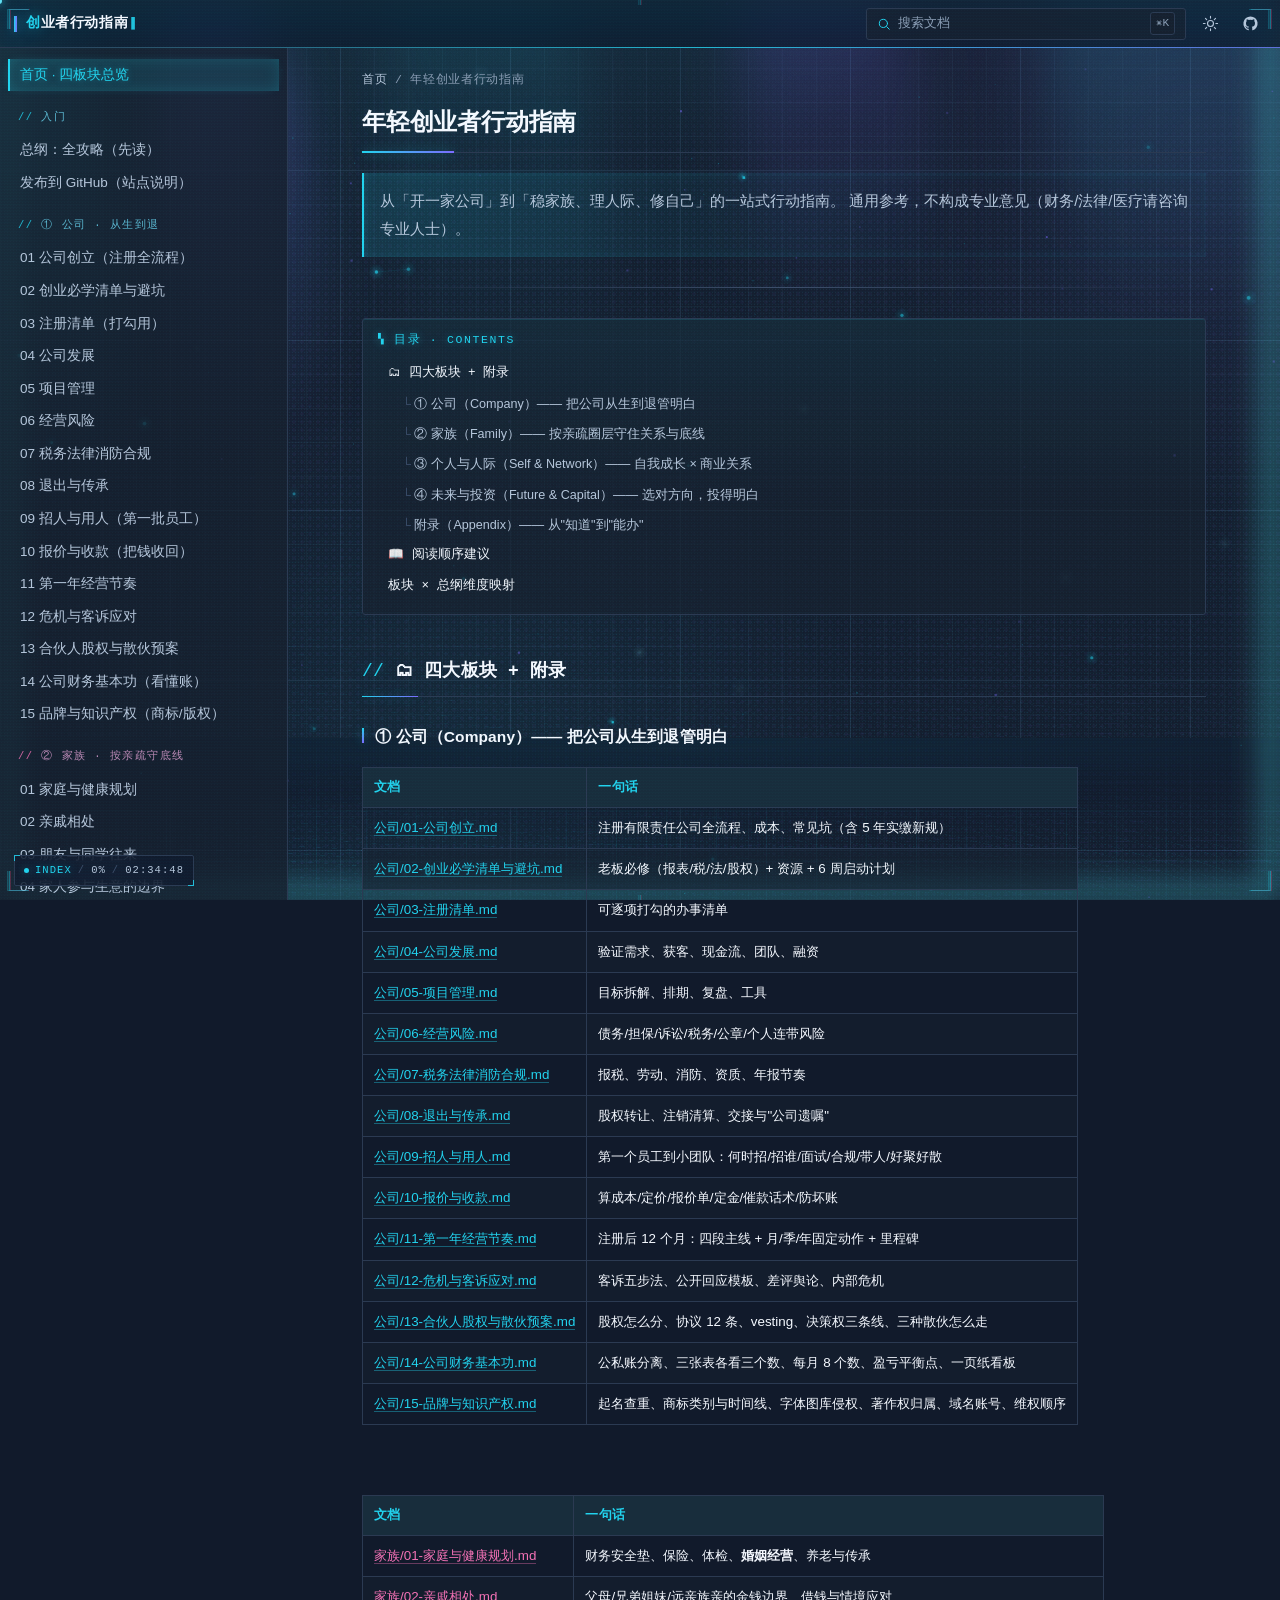
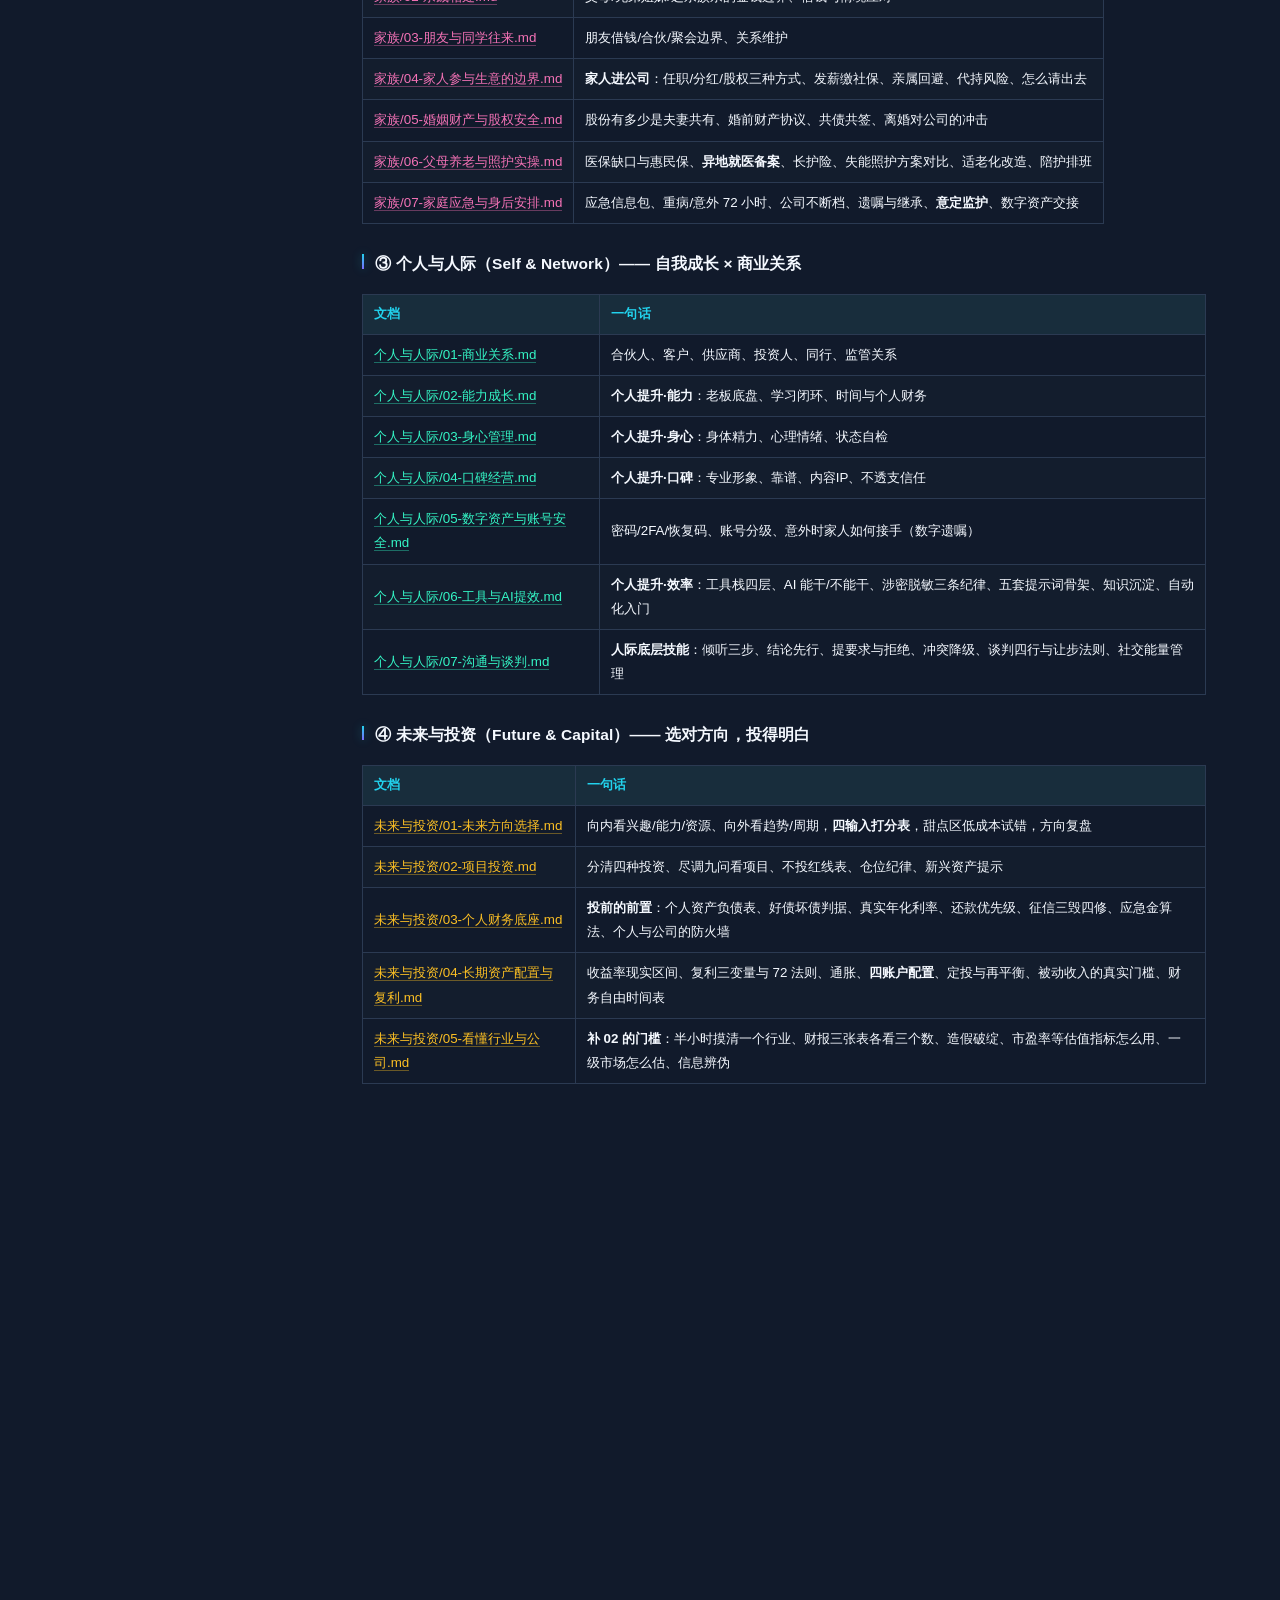
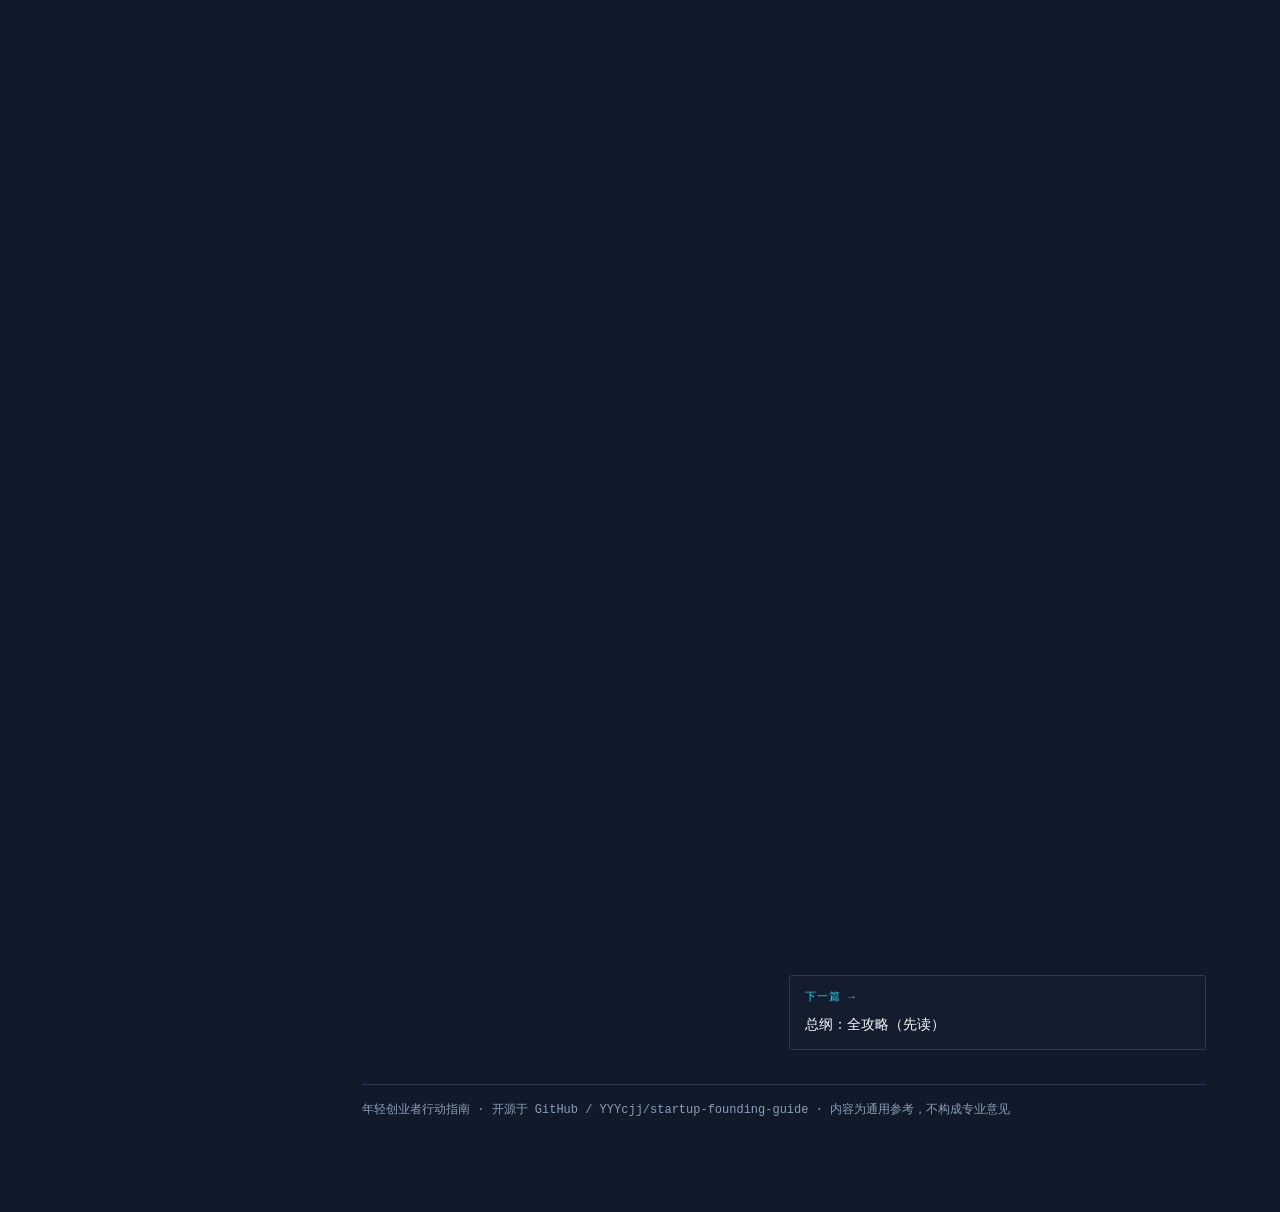
<file: index.html>
<!DOCTYPE html>
<html lang="zh-CN" data-theme="dark">
<head>
<meta charset="UTF-8">
<meta name="viewport" content="width=device-width, initial-scale=1.0, viewport-fit=cover">
<meta name="theme-color" content="#111a2b" media="(prefers-color-scheme: dark)">
<meta name="theme-color" content="#f7f9fc" media="(prefers-color-scheme: light)">
<title>年轻创业者行动指南</title>
<link rel="icon" href="data:image/svg+xml,%3Csvg xmlns='http://www.w3.org/2000/svg' viewBox='0 0 100 100'%3E%3Crect width='100' height='100' rx='20' fill='%23111a2b'/%3E%3Crect x='7' y='7' width='86' height='86' rx='14' fill='none' stroke='%2322d3ee' stroke-width='4'/%3E%3Ctext x='50' y='68' font-size='46' text-anchor='middle' fill='%2322d3ee' font-family='monospace'%3E创%3C/text%3E%3C/svg%3E">
<link rel="stylesheet" href="assets/style.css">
<script src="assets/nav.js"></script>
<script src="assets/vendor/marked.min.js"></script>
</head>
<body>
<div class="progress" id="progress"></div>

<!-- BG-3：星云 / 极光 / 等高线地形 / 透视地平 / 颗粒噪点（全部固定在最底层）
     五层背景的强度、速率、构图由板块参数（CSS 变量 --bg-*）驱动，
     滚动时还有一个统一的视差（JS 写 --par-*），所以翻板块是真的换风景 -->
<div class="fx-bg" id="fxBg" aria-hidden="true">
  <div class="fx-nebula"><i></i><i></i><i></i></div>
  <div class="fx-aurora"><i></i><i></i><i></i><i></i><i></i></div>
  <div class="fx-terrain"></div>
  <div class="fx-horizon"><i class="plane"></i><i class="haze"></i></div>
  <div class="fx-grain"></div>
</div>

<!-- FX-2：视差星野 / 星舰光标（含航迹与引擎焰）/ 换页冲击波 / HUD 遥测 / 开机自检 -->
<canvas class="fx-stars" id="fxStars" aria-hidden="true"></canvas>
<canvas class="fx-trail" id="fxTrail" aria-hidden="true"></canvas>
<div class="fx-frame" aria-hidden="true"><i></i><i></i><i></i><i></i></div>
<div class="fx-wipe" id="fxWipe" aria-hidden="true"></div>
<div class="fx-hud" id="fxHud" aria-hidden="true">
  <span class="hud-dot"></span>
  <span class="hud-sec" id="hudSec">INDEX</span>
  <span class="hud-sep">/</span>
  <span class="hud-num" id="hudPct">0%</span>
  <span class="hud-sep">/</span>
  <span class="hud-num" id="hudTime">--:--:--</span>
</div>
<div class="fx-boot" id="fxBoot" aria-hidden="true">
  <div class="fx-boot-inner">
    <div class="fx-boot-title"><b>创</b> · FOUNDER OS</div>
    <div class="fx-boot-log" id="fxBootLog"></div>
    <div class="fx-boot-bar"><i id="fxBootBar"></i></div>
    <div class="fx-boot-hint">点击任意位置跳过</div>
  </div>
</div>

<header class="topbar">
  <button class="icon-btn menu" id="btnMenu" aria-label="菜单">
    <svg viewBox="0 0 24 24" fill="none" stroke="currentColor" stroke-width="1.6" stroke-linecap="round"><path d="M3 6h18M3 12h18M3 18h18"/></svg>
  </button>
  <div class="logo"><b>创</b><span class="full">业者行动指南</span></div>
  <div class="spacer"></div>
  <div class="search-pill" id="searchPill" role="button" tabindex="0" aria-label="搜索">
    <svg viewBox="0 0 24 24" fill="none" stroke="currentColor" stroke-width="1.7" stroke-linecap="round"><circle cx="11" cy="11" r="7"/><path d="M16.5 16.5 21 21"/></svg>
    <span>搜索文档</span><span class="kbd">⌘K</span>
  </div>
  <button class="icon-btn" id="btnTheme" aria-label="切换主题" title="切换主题">
    <svg class="icon-moon" viewBox="0 0 24 24" fill="none" stroke="currentColor" stroke-width="1.6" stroke-linecap="round"><path d="M21 12.8A8.5 8.5 0 1 1 11.2 3a7 7 0 0 0 9.8 9.8Z"/></svg>
    <svg class="icon-sun" viewBox="0 0 24 24" fill="none" stroke="currentColor" stroke-width="1.6" stroke-linecap="round"><circle cx="12" cy="12" r="4.2"/><path d="M12 2v2.4M12 19.6V22M2 12h2.4M19.6 12H22M4.9 4.9l1.7 1.7M17.4 17.4l1.7 1.7M19.1 4.9l-1.7 1.7M6.6 17.4l-1.7 1.7"/></svg>
  </button>
  <button class="icon-btn" id="btnGit" aria-label="GitHub 仓库" title="GitHub 仓库">
    <svg viewBox="0 0 24 24" fill="currentColor"><path d="M12 2a10 10 0 0 0-3.16 19.49c.5.09.68-.22.68-.48v-1.7c-2.78.6-3.37-1.34-3.37-1.34-.45-1.16-1.1-1.47-1.1-1.47-.9-.62.07-.6.07-.6 1 .07 1.53 1.03 1.53 1.03.88 1.52 2.31 1.08 2.87.83.09-.64.35-1.08.63-1.33-2.22-.25-4.55-1.11-4.55-4.94 0-1.09.39-1.98 1.03-2.68-.1-.25-.45-1.27.1-2.65 0 0 .84-.27 2.75 1.02a9.5 9.5 0 0 1 5 0c1.91-1.29 2.75-1.02 2.75-1.02.55 1.38.2 2.4.1 2.65.64.7 1.03 1.59 1.03 2.68 0 3.84-2.34 4.68-4.57 4.93.36.31.68.92.68 1.85v2.74c0 .27.18.58.69.48A10 10 0 0 0 12 2Z"/></svg>
  </button>
</header>

<div class="scrim" id="scrim"></div>
<div class="layout">
  <aside class="side" id="side"></aside>
  <main class="content">
    <div class="crumb" id="crumb"></div>
    <article class="doc" id="doc"><div class="splash"><div class="spin"></div>加载中…</div></article>
    <div class="pager" id="pager"></div>
    <footer class="site-foot" id="siteFoot"></footer>
  </main>
</div>

<button class="to-top" id="toTop" aria-label="回到顶部">↑</button>

<!-- 搜索面板 -->
<div class="search-box" id="searchBox">
  <div class="search-card">
    <input id="searchInput" type="text" placeholder="输入关键词搜索全文（支持中文）…" autocomplete="off">
    <div class="search-results" id="searchResults"></div>
  </div>
</div>

<script>
(function () {
  "use strict";
  var S = window.SITE, FLAT = window.FLAT;
  var cache = {};          // path -> {text, html, title}
  var curFile = null;
  var $ = function (id) { return document.getElementById(id); };
  var docEl = $("doc"), crumbEl = $("crumb"), pagerEl = $("pager"), sideEl = $("side");
  var lastSearchQuery = "";

  /* ---------- 主题 ---------- */
  // v2：改用新键位，避免旧的浅色偏好覆盖新的暗黑默认值（一次性迁移）
  var THEME_KEY = "sg-theme-v2";
  function applyTheme(t) {
    document.documentElement.setAttribute("data-theme", t);
    var btn = $("btnTheme");
    var label = t === "dark" ? "切换到浅色" : "切换到深色";
    btn.setAttribute("aria-label", label);
    btn.setAttribute("title", label);
    try { localStorage.setItem(THEME_KEY, t); } catch (e) {}
  }
  (function initTheme() {
    var saved = null; try { saved = localStorage.getItem(THEME_KEY); } catch (e) {}
    // 默认走暗黑霓虹；用户手动切过一次后尊重其选择
    applyTheme(saved || "dark");
  })();
  $("btnTheme").onclick = function () {
    var cur = document.documentElement.getAttribute("data-theme");
    applyTheme(cur === "dark" ? "light" : "dark");
  };

  /* ---------- 路径编码（中文路径） ---------- */
  function enc(f) {
    return f.split("/").map(encodeURIComponent).join("/");
  }

  /* ---------- 板块识别：取路径首段，用于按板块换色换景 ---------- */
  var SECS = ["公司", "家族", "个人与人际", "未来与投资", "附录"];
  var SEC_MARK = { "公司": "①", "家族": "②", "个人与人际": "③", "未来与投资": "④", "附录": "⑤" };
  var curSec = "";                     // 当前板块：用来判断"是不是真的换了环境"
  var bgFirst = true;                  // 首屏没有"上一个环境"，不播重对焦
  function secOf(f) {
    var g = (f || "").split("/")[0];
    return SECS.indexOf(g) >= 0 ? g : "";
  }
  /* 背景重对焦 + HUD 读数落定：这两个动作只在"板块真的变了"时发生。
     首页与"入门"两篇属于无板块文档（data-sec 被移除），从板块走回首页
     同样算换环境 —— 背景要从有性格的气候退回中性。 */
  function bgFlip() {
    if (reduceMotion) return;
    /* 首屏那一次不算"切换" —— 无论是打开首页还是深链直接进某个板块，
       第一次渲染都是"环境建立"而不是"环境改变"，不该在开场就闪一下。
       这个门由 load() 的收尾关闭，所以从第二次板块变化起每次都播。 */
    if (bgFirst) return;
    var bg = $("fxBg"), hs = $("hudSec");
    if (bg) { bg.classList.remove("sec-flip"); void bg.offsetWidth; bg.classList.add("sec-flip"); }
    if (hs) { hs.classList.remove("flip"); void hs.offsetWidth; hs.classList.add("flip"); }
  }
  function setPageSec(f) {
    var s = secOf(f);
    var changed = s !== curSec;
    curSec = s;
    if (s) document.documentElement.setAttribute("data-sec", s);
    else document.documentElement.removeAttribute("data-sec");
    hudSecUpdate();                    // 左下角遥测条同步显示当前板块
    if (changed) bgFlip();
  }
  /* 给指向各板块的站内链接打色标 —— 一眼看出这条链接跳到哪个板块 */
  function tagLinks() {
    var as = docEl.querySelectorAll("a[href]");
    for (var i = 0; i < as.length; i++) {
      var m = (as[i].getAttribute("href") || "").match(/^#\/([^#]+)/);
      if (!m) continue;
      var p; try { p = decodeURIComponent(m[1]); } catch (e) { p = m[1]; }
      var s = secOf(p);
      if (s) as[i].setAttribute("data-sec", s);
    }
  }

  /* ---------- 侧栏 ---------- */
  function buildNav() {
    var h = "";
    h += '<div class="group"><a class="item" data-f="' + S.home.f + '" href="#/' + enc(S.home.f) + '">' + S.home.t + '</a></div>';
    S.groups.forEach(function (g) {
      var sk = secOf(g.items.length ? g.items[0].f : "");
      h += '<div class="group"' + (sk ? ' data-sec="' + sk + '"' : "") + '><div class="group-name">' + g.name + "</div>";
      g.items.forEach(function (it) {
        h += '<a class="item" data-f="' + it.f + '" href="#/' + enc(it.f) + '">' + it.t + "</a>";
      });
      h += "</div>";
    });
    sideEl.innerHTML = h;
    sideEl.addEventListener("click", function (e) {
      var a = e.target.closest("a.item");
      if (a) closeNav();
    });
  }
  function setActive(f) {
    var items = sideEl.querySelectorAll("a.item");
    for (var i = 0; i < items.length; i++) {
      items[i].classList.toggle("active", items[i].getAttribute("data-f") === f);
    }
  }
  /* 移动端抽屉 */
  function openNav() { document.body.classList.add("nav-open"); }
  function closeNav() { document.body.classList.remove("nav-open"); }
  $("btnMenu").onclick = openNav;
  $("scrim").onclick = closeNav;
  window.addEventListener("resize", function () { if (innerWidth > 900) closeNav(); });

  /* ---------- Markdown 渲染配置 ---------- */
  marked.setOptions({ gfm: true, breaks: false });
  /* 站内相对链接规范化：把 md 里相对「所在目录」的链接解析回仓库根路径 */
  var curSegs = [];   // 当前文档所在目录的路径段，如 ['公司'] / []
  function normJoin(rel) {
    var seg = curSegs.slice();
    rel.split("/").forEach(function (p) {
      if (!p || p === ".") return;
      if (p === "..") { if (seg.length) seg.pop(); }
      else seg.push(p);
    });
    return seg.join("/");
  }
  var renderer = new marked.Renderer();
  renderer.link = function (href, title, text) {
    if (!href) return text;
    if (/^https?:|^mailto:/i.test(href)) {
      return '<a href="' + href + '" target="_blank" rel="noopener"' + (title ? ' title="' + title + '"' : "") + ">" + text + "</a>";
    }
    if (href.charAt(0) === "#") {   // 同页锚点
      return '<a href="' + href + '"' + (title ? ' title="' + title + '"' : "") + ">" + text + "</a>";
    }
    var target = normJoin(href);    // 站内相对 → 仓库根路径
    var isMd = /\.md$/i.test(target);
    return '<a href="' + (isMd ? "#/" + enc(target) : enc(target)) + '"' + (title ? ' title="' + title + '"' : "") + ">" + text + "</a>";
  };
  renderer.image = function (href, title, text) {
    var src = /^https?:/i.test(href) ? href : enc(normJoin(href));
    return '<img src="' + src + '" alt="' + (text || "") + '"' + (title ? ' title="' + title + '"' : "") + ">";
  };
  marked.setOptions({ renderer: renderer });

  /* ---------- 文档加载 ---------- */
  function guessTitle(text) {
    var m = text.match(/^#\s+(.+)$/m);
    return m ? m[1].trim() : "";
  }
  function fetchDoc(f) {
    return fetch(enc(f), { cache: "no-store" }).then(function (r) {
      if (!r.ok) throw new Error("HTTP " + r.status);
      return r.text();
    });
  }
  function ensure(f) {
    if (cache[f]) return Promise.resolve(cache[f]);
    return fetchDoc(f).then(function (text) {
      var title = guessTitle(text);
      curSegs = f.indexOf("/") >= 0 ? f.split("/").slice(0, -1) : [];
      var html = marked.parse(text);
      cache[f] = { text: text, html: html, title: title };
      return cache[f];
    });
  }
  function docLinkText(f) {
    for (var i = 0; i < FLAT.length; i++) if (FLAT[i].f === f) return FLAT[i].t;
    return f.replace(/\.md$/, "");
  }
  function load(f, fromHash) {
    var promise;
    if (curFile === f && cache[f]) promise = Promise.resolve(cache[f]);
    else promise = ensure(f);
    if (!fromHash && history.replaceState) {
      try { history.replaceState(null, "", "#/" + enc(f)); } catch (e) {}
    }
    promise.then(function (d) {
      curFile = f;
      setPageSec(f);            // 整页换色：标题/链接/表头/进度条/背景光晕全部跟随
      setActive(f);
      var siteT = "年轻创业者行动指南";
      document.title = d.title && d.title !== siteT ? d.title + " · " + siteT : siteT;
      crumbEl.innerHTML = crumbFor(d.title);
      docEl.innerHTML = d.html;
      injectIds();
      buildToc(d);
      tagLinks();
      buildPager(f);
      markSearch();
      window.scrollTo(0, 0);
      armReveal();
      wipe();               // 换页冲击波（首次进入不播）
      bgFirst = false;      // 首屏渲染完毕 —— 此后切板块，背景就该"重对焦"了
      decodeH1();           // 标题字形逐帧落定
      onScroll();           // 立刻同步 HUD 读数的百分比
      // 记住位置（含锚点）
      var key = "sg-last"; try { localStorage.setItem(key, f); } catch (e) {}
      var anchor = location.hash.replace(/^#\/.*?(?=#|$)/, "");
      if (anchor && fromHash) {
        var aId = null;
        try { aId = decodeURIComponent(anchor.slice(1)); } catch (err) { aId = anchor.slice(1); }
        var el = document.getElementById(aId);
        if (el) setTimeout(function () { el.scrollIntoView(); }, 30);
      }
    }).catch(function (err) {
      // 友好化：不再只丢一行报错，给出可点的出口（回首页 / 去搜索 / 看同类文档）
      if (io) io.disconnect();
      curFile = null;
      setPageSec("");
      setActive("");
      crumbEl.innerHTML = crumbFor("未找到");
      pagerEl.innerHTML = "";
      document.title = "未找到 · 年轻创业者行动指南";
      var guess = f.replace(/\.md$/i, "").split("/").pop().replace(/^\d+-/, "");
      docEl.innerHTML =
        '<div class="doc-error">' +
          '<div class="err-code">404</div>' +
          '<div class="err-title">找不到这篇文档</div>' +
          '<div class="err-path">' + f + "</div>" +
          '<div class="err-hint">可能是链接拼写有误，或这篇内容被改名/移动过。</div>' +
          '<div class="err-acts">' +
            '<a class="err-btn primary" href="#/">返回首页</a>' +
            '<a class="err-btn" href="#" id="errSearch">搜索「' + guess + '」</a>' +
          "</div>" +
        "</div>";
      var sb = $("errSearch");
      if (sb) sb.onclick = function (ev) {
        ev.preventDefault();
        openSearch();
        $("searchInput").value = guess;
        doSearch(guess);
      };
    });
  }
  function crumbFor(title) {
    return '<a href="#/">首页</a> / <span>' + (title || "") + "</span>";
  }
  /* 给 h1-h3 加锚点 id（兼容 GitHub 中文锚点命名） */
  function slug(s) {
    return s.trim().toLowerCase().replace(/[^\w\u4e00-\u9fa5]+/g, "-").replace(/^-+|-+$/g, "") || "sec";
  }
  function injectIds() {
    var hs = docEl.querySelectorAll("h1, h2, h3");
    var used = {};
    hs.forEach(function (h) {
      var base = slug(h.textContent);
      var id = base, n = 1;
      while (used[id]) { id = base + "-" + (++n); }
      used[id] = 1;
      h.id = id;
    });
  }
  function buildToc(d) {
    var old = docEl.querySelector(".toc-box");
    if (old) old.remove();
    var hs = docEl.querySelectorAll("h2, h3");
    if (hs.length < 3) return;
    var html = "<details class='toc-box' open><summary>目录 · CONTENTS</summary><ul>";
    hs.forEach(function (h) {
      var lv = h.tagName === "H2" ? "lv2" : "lv3";
      // 链接用站点路由格式 #/文件.md#锚点：新标签打开/深链也能正确落到锚点，不会把 hash 顶掉而跳回首页
      html += "<li class='" + lv + "'><a href='#/" + enc(curFile) + "#" + encodeURIComponent(h.id) + "'>" + h.textContent + "</a></li>";
    });
    html += "</ul></details>";
    var firstH2 = docEl.querySelector("h2");
    if (firstH2) firstH2.insertAdjacentHTML("beforebegin", html);
    else docEl.insertAdjacentHTML("beforeend", html);
  }

  /* ---------- 页内锚点点击：短距离平滑滚动，长距离直接跳（避免整屏高速掠过/动画打架的乱感） ---------- */
  docEl.addEventListener("click", function (e) {
    var a = e.target.closest ? e.target.closest("a") : null;
    if (!a) return;
    var h = a.getAttribute("href") || "";
    var id = null;
    var m2 = h.match(/^#\/[^#]*#([\s\S]+)$/);           // #/文件.md#锚点
    if (m2) {
      try { id = decodeURIComponent(m2[1]); } catch (err) { id = m2[1]; }
    } else if (h.charAt(0) === "#" && h.indexOf("#/") !== 0) {  // 裸 #锚点
      try { id = decodeURIComponent(h.slice(1)); } catch (err) { id = h.slice(1); }
    }
    if (!id) return;
    var el = document.getElementById(id);
    if (!el || !docEl.contains(el)) return;   // 找不到目标 = 跨文档链接，交给默认行为
    e.preventDefault();
    // 目标标题距视口顶部 ~66px（吸顶栏 52 + 留白）
    var dist = el.getBoundingClientRect().top - 66;
    window.scrollTo({
      top: Math.max(0, window.scrollY + dist),
      behavior: Math.abs(dist) > window.innerHeight * 0.6 ? "auto" : "smooth"
    });
    try { history.replaceState(null, "", "#/" + enc(curFile) + "#" + encodeURIComponent(id)); } catch (err) {}
  });
  function buildPager(f) {
    var idx = -1;
    for (var i = 0; i < FLAT.length; i++) if (FLAT[i].f === f) { idx = i; break; }
    var prev = idx > 0 ? FLAT[idx - 1] : null;
    var next = idx >= 0 && idx < FLAT.length - 1 ? FLAT[idx + 1] : null;
    var h = "";
    if (prev) h += '<a href="#/' + enc(prev.f) + '"><span class="dir">← 上一篇</span><span class="tt">' + prev.t + "</span></a>";
    else h += "<a style='visibility:hidden'></a>";
    if (next) h += '<a href="#/' + enc(next.f) + '"><span class="dir">下一篇 →</span><span class="tt">' + next.t + "</span></a>";
    pagerEl.innerHTML = h;
  }

  /* ---------- 全文搜索 ---------- */
  var allDocsReady = false;
  function preloadAll() {
    /* 分批预热：一次性开 30 条连接会把浏览器的并发额度占满，
       用户此时点侧栏就得排队等（弱网下能等出好几秒）。改成每批 4 篇、
       批间让出一帧，用户的手动导航永远优先。 */
    var i = 0;
    function batch() {
      if (i >= FLAT.length) { allDocsReady = true; return; }
      var ps = FLAT.slice(i, i + 4).map(function (it) { return ensure(it.f).catch(function () {}); });
      i += 4;
      Promise.all(ps).then(function () { setTimeout(batch, 30); });
    }
    return batch();
  }
  function ctxSnippet(text, q, max) {
    var idx = text.indexOf(q);
    if (idx < 0) return "";
    var start = Math.max(0, idx - max);
    var end = Math.min(text.length, idx + q.length + max);
    var s = text.slice(start, end).replace(/[#*`>|]/g, "").replace(/\s+/g, " ");
    if (start > 0) s = "…" + s;
    if (end < text.length) s = s + "…";
    return s;
  }
  function doSearch(q) {
    var box = $("searchResults");
    q = q.trim();
    lastSearchQuery = q;
    if (!q) { box.innerHTML = '<div class="none">输入关键词，全文即时搜索</div>'; return; }
    var results = [];
    FLAT.forEach(function (it) {
      var d = cache[it.f];
      if (!d) return;
      var low = d.text.toLowerCase(), lq = q.toLowerCase();
      var idx = low.indexOf(lq);
      if (idx < 0) return;
      results.push({ t: it.t, f: it.f, g: it.g, snip: ctxSnippet(d.text, low, 60) });
    });
    if (!results.length) { box.innerHTML = '<div class="none">没有匹配「' + q + '」的内容，换个关键词试试</div>'; return; }
    var h = "";
    results.forEach(function (r) {
      h += '<a href="#/' + enc(r.f) + '" data-q="' + q.replace(/"/g, "&quot;") + '">'
         + '<div class="r-t">' + r.t + '</div>'
         + '<div class="r-f">' + (r.g || "首页") + "</div>"
         + '<div class="r-s">' + r.snip + "</div></a>";
    });
    box.innerHTML = h;
  }
  /* 打开搜索 */
  function openSearch() { $("searchBox").classList.add("open"); setTimeout(function () { $("searchInput").focus(); }, 30); if (!allDocsReady) preloadAll(); }
  function closeSearch() { $("searchBox").classList.remove("open"); }
  $("searchPill").onclick = openSearch;
  $("searchBox").addEventListener("click", function (e) { if (e.target === $("searchBox")) closeSearch(); });
  document.addEventListener("keydown", function (e) {
    if ((e.metaKey || e.ctrlKey) && e.key.toLowerCase() === "k") { e.preventDefault(); openSearch(); }
    if (e.key === "Escape") { closeSearch(); closeNav(); }
  });
  var deb;
  $("searchInput").addEventListener("input", function () {
    clearTimeout(deb);
    var v = this.value;
    deb = setTimeout(function () { doSearch(v); }, 180);
  });
  $("searchResults").addEventListener("click", function (e) {
    var a = e.target.closest("a");
    if (!a) return;
    closeSearch();
    $("searchInput").value = "";
  });
  /* 搜索命中高亮（跳转后给一段标记） */
  function markSearch() {
    var q = lastSearchQuery;
    if (!q) return;
    var low = q.toLowerCase();
    // 只在文档可见文本节点做高亮，避开已渲染的脚本/样式
    var nodes = docEl.querySelectorAll("p, li, td, h2, h3, blockquote");
    var replaced = 0;
    nodes.forEach(function (n) {
      if (replaced > 8 || n.querySelector("mark")) return;
      var walker = document.createTreeWalker(n, NodeFilter.SHOW_TEXT, null);
      var texts = [];
      var node;
      while ((node = walker.nextNode())) {
        var idx = node.nodeValue.toLowerCase().indexOf(low);
        if (idx >= 0) texts.push({ node: node, idx: idx });
      }
      // 从后往前替换
      texts.reverse().forEach(function (t) {
        var v = t.node.nodeValue;
        var m = document.createElement("mark");
        m.textContent = v.substr(t.idx, q.length);
        var frag = document.createDocumentFragment();
        frag.appendChild(document.createTextNode(v.substr(0, t.idx)));
        frag.appendChild(m);
        frag.appendChild(document.createTextNode(v.substr(t.idx + q.length)));
        t.node.parentNode.replaceChild(frag, t.node);
        replaced++;
      });
    });
  }

  /* ---------- FX：指针环境光（仅精细指针设备，触摸端自动跳过） ---------- */
  (function envGlow() {
    if (!window.matchMedia || !matchMedia("(hover: hover) and (pointer: fine)").matches) return;
    var raf = 0, x = 50, y = -10;
    window.addEventListener("pointermove", function (e) {
      x = (e.clientX / innerWidth) * 100;
      y = (e.clientY / innerHeight) * 100;
      if (raf) return;                       // rAF 节流，避免高频重绘
      raf = requestAnimationFrame(function () {
        raf = 0;
        var st = document.documentElement.style;
        st.setProperty("--mx", x.toFixed(2) + "%");
        st.setProperty("--my", y.toFixed(2) + "%");
      });
    }, { passive: true });
  })();

  /* ---------- FX：滚动逐个显现 ---------- */
  var reduceMotion = !!(window.matchMedia && matchMedia("(prefers-reduced-motion: reduce)").matches);
  var io = null;
  if (!reduceMotion && "IntersectionObserver" in window) {
    io = new IntersectionObserver(function (ents) {
      for (var i = 0; i < ents.length; i++) {
        if (ents[i].isIntersecting) { ents[i].target.classList.add("in"); io.unobserve(ents[i].target); }
      }
    }, { rootMargin: "0px 0px -6% 0px", threshold: 0.01 });
  }
  function armReveal() {
    if (!io) return;                          // 无 observer / 用户要求减少动效 → 内容常显
    io.disconnect();
    var kids = docEl.children;
    for (var i = 0; i < kids.length; i++) {
      if (i < 2) continue;                    // 首屏最上方两块不位移，避免开场闪动
      kids[i].classList.add("reveal");
      io.observe(kids[i]);
    }
  }

  /* ============================================================
     FX-2：粒子星网 / 换页冲击波 / 标题解码 / HUD 遥测 / 点击涟漪 / 开机自检
     全部在 prefers-reduced-motion 下自动关闭
     ============================================================ */

  /* ---------- BG 视差：滚动时五层背景以不同速率位移 ----------
     原来的纵深只做在星野 canvas 里（近层星跑得快），CSS 那五层背景是钉死的 ——
     滚动时一动不动，等于一张贴在最后的壁纸。这里给星云/极光/地形/地平各一个
     最大位移（近层动得多、地面几乎不动），随滚动写入 --par-* 变量。
     两个关键点：
       ① 走 CSS 的独立属性 translate，**不是 transform**。极光帘、等高线地形、
          第三团星云都在用 animation 改 transform，写内联 transform 会被动画
          每帧顶掉；translate 属性与 transform 是复合关系，各改各的（见 style.css）。
       ② rAF 节流 + 低通。滚动事件极为密集，如果每次回调都写四个变量，
          等于每像素触发一次样式重算；这里只在帧里写，并让背景"缓半拍" ——
          快速滚动时近层比远层晚一点跟上，纵深感是这么来的。
     位置映射成 0~1 后走完就不动了：位移在 2200px 内线性展开，再往下
     背景已经"到位"，读者也早就进入正文，不需要继续漂。 */
  (function bgParallax() {
    var root = document.documentElement;
    if (reduceMotion || !root || !root.style) return;
    var R = { neb: -70, aur: -122, ter: 66, hor: -22 };   // 各层最大位移(px)
    var SPAN = 2200;
    var cur = 0, tgt = 0, raf = 0, last = 0;
    function apply(now) {
      raf = 0;
      /* 时间常数写法定值，不写"每帧乘 0.16" —— 后者在 30Hz 屏上会慢一倍、
         在 120Hz 屏上快一倍。按 dt 归一后各刷新率手感一致。 */
      var k = last ? Math.min(4, Math.max(.25, (now - last) / 16.67)) : 1;
      last = now;
      var d = tgt - cur;
      if (Math.abs(d) < .0006) cur = tgt; else cur += d * (1 - Math.pow(.84, k));
      root.style.setProperty("--par-neb", (cur * R.neb).toFixed(2) + "px");
      root.style.setProperty("--par-aur", (cur * R.aur).toFixed(2) + "px");
      root.style.setProperty("--par-ter", (cur * R.ter).toFixed(2) + "px");
      root.style.setProperty("--par-hor", (cur * R.hor).toFixed(2) + "px");
      if (cur !== tgt) raf = requestAnimationFrame(apply);
    }
    window.addEventListener("scroll", function () {
      var sy = window.pageYOffset || root.scrollTop || 0;
      tgt = sy < 0 ? 0 : (sy > SPAN ? 1 : sy / SPAN);
      if (!raf) raf = requestAnimationFrame(apply);
    }, { passive: true });
  })();

  /* ---------- 深空星野：三层视差星 + 星芒光晕 + 上飘浮尘 + 偶发流星 ----------
     取代原来的单层粒子星网。远/中/近三层各自不同的大小、亮度、自漂速度与
     视差系数：滚动时近层跑得快、远层几乎不动，于是二维画布有了纵深。
     颜色仍从 --neon / --neon-2 读取，跟着板块换。 */
  (function cosmos() {
    var cv = $("fxStars");
    if (!cv) return;
    if (reduceMotion) { cv.remove(); return; }
    var ctx = cv.getContext && cv.getContext("2d");
    if (!ctx) { cv.remove(); return; }

    var dpr = Math.min(window.devicePixelRatio || 1, 2);
    var W = 0, H = 0, raf = 0, tick = 0, live = true, last = 0;
    var col = [34, 211, 238], col2 = [124, 108, 255], colW = [220, 245, 255];
    var layers = [], motes = [], shots = [];
    var px = 0, py = 0, tpx = 0, tpy = 0;      /* 指针视差（已低通平滑） */
    var sc = 0, tsc = 0;                        /* 滚动视差（已低通平滑） */
    var fine = window.matchMedia ? window.matchMedia("(pointer: fine)").matches : true;
    var nextShot = 2600 + Math.random() * 5200;
    var spMain = null, spAlt = null, spMote = null;

    /* hex → rgb；解析不到就沿用上一次的值 */
    function hx(v, cur) {
      var m = (v || "").match(/^#([0-9a-f]{6})$/i);
      if (!m) return cur;
      var n = parseInt(m[1], 16);
      return [(n >> 16) & 255, (n >> 8) & 255, n & 255];
    }
    function rgb(a) { return a[0] + "," + a[1] + "," + a[2]; }

    /* 光晕精灵：预烘一张 64px 径向渐变贴图。
       逐帧 createRadialGradient / shadowBlur 都太贵，drawImage 便宜一个量级。 */
    function sprite(c) {
      var N = 64, s = document.createElement("canvas");
      s.width = s.height = N;
      var g = s.getContext("2d");
      if (!g) return null;
      var rg = g.createRadialGradient(N / 2, N / 2, 0, N / 2, N / 2, N / 2);
      rg.addColorStop(0, "rgba(" + rgb(c) + ",1)");
      rg.addColorStop(.32, "rgba(" + rgb(c) + ",.42)");
      rg.addColorStop(1, "rgba(" + rgb(c) + ",0)");
      g.fillStyle = rg;
      g.fillRect(0, 0, N, N);
      return s;
    }
    function readColor() {
      var cs = getComputedStyle(document.documentElement);
      var a = hx(cs.getPropertyValue("--neon").trim(), col);
      var b = hx(cs.getPropertyValue("--neon-2").trim(), col2);
      var same = a[0] === col[0] && a[1] === col[1] && a[2] === col[2] &&
                 b[0] === col2[0] && b[1] === col2[1] && b[2] === col2[2];
      col = a; col2 = b;
      if (same && spMain) return;                /* 色没变就不重烘贴图 */
      colW = [Math.round(a[0] * .55 + 255 * .45),
              Math.round(a[1] * .55 + 255 * .45),
              Math.round(a[2] * .55 + 255 * .45)];
      spMain = sprite(col); spAlt = sprite(col2); spMote = sprite(colW);
    }

    /* 三层深度：den 密度 / cap 上限 / r 半径 / a 亮度 / sp 自漂 / plx 视差 / link 连线距离 */
    var SPEC = [
      { den: 11000, cap: 300, r0: .32, r1: .70, a0: .22, a1: .48, sp: .011, plx: .005, link: 0 },
      { den: 26000, cap: 110, r0: .68, r1: 1.20, a0: .34, a1: .66, sp: .028, plx: .019, link: 0 },
      { den: 64000, cap: 42,  r0: 1.10, r1: 1.90, a0: .50, a1: .92, sp: .068, plx: .046, link: 138 }
    ];

    function seed() {
      var area = (W / dpr) * (H / dpr);
      layers = [];
      for (var k = 0; k < SPEC.length; k++) {
        var s = SPEC[k];
        var n = Math.max(12, Math.min(s.cap, Math.round(area / s.den)));
        var arr = [];
        for (var i = 0; i < n; i++) arr.push({
          x: Math.random() * W, y: Math.random() * H,
          r: (s.r0 + Math.random() * (s.r1 - s.r0)) * dpr,
          a: s.a0 + Math.random() * (s.a1 - s.a0),
          sp: s.sp * dpr, plx: s.plx, link: s.link,
          t: Math.random() * 6.283, ts: .5 + Math.random() * 1.5
        });
        layers.push(arr);
      }
      /* 浮尘：缓缓上飘的柔光微粒 —— 背景里的"孢子 / 萤火"，补足自然气息 */
      motes = [];
      var mn = Math.max(8, Math.min(24, Math.round(area / 95000)));
      for (var j = 0; j < mn; j++) motes.push({
        x: Math.random() * W, y: Math.random() * H,
        r: (1.2 + Math.random() * 2.8) * dpr,
        v: (.05 + Math.random() * .14) * dpr,
        w: (.35 + Math.random() * 1.0) * dpr,
        ph: Math.random() * 6.283, pf: .3 + Math.random() * .8,
        a: .08 + Math.random() * .18
      });
    }
    function size() {
      W = cv.width = Math.round(innerWidth * dpr);
      H = cv.height = Math.round(innerHeight * dpr);
      cv.style.width = innerWidth + "px";
      cv.style.height = innerHeight + "px";
      seed();
    }

    function frame(now) {
      raf = 0;
      if (!live) return;
      /* 时间归一化：k = "本帧相当于几个 60Hz 帧"，120Hz 屏不会跑成两倍速 */
      var k = last ? Math.min(3, Math.max(.25, (now - last) / 16.67)) : 1;
      last = now;
      if (++tick % 45 === 0) readColor();

      ctx.clearRect(0, 0, W, H);

      px += (tpx - px) * Math.min(1, .05 * k);
      py += (tpy - py) * Math.min(1, .05 * k);
      sc += (tsc - sc) * Math.min(1, .07 * k);
      var ox = px * W * .5, oy = py * H * .5, tsec = tick / 60;

      for (var li = 0; li < layers.length; li++) {
        var arr = layers[li], near = li === 2;
        var cs = "rgba(" + rgb(near ? col : (li === 1 ? col2 : col)) + ",";
        for (var i = 0; i < arr.length; i++) {
          var s = arr[i];
          s.x += s.sp * k * .6; s.y += s.sp * k * .24;
          if (s.x > W + 8) s.x = -8; else if (s.x < -8) s.x = W + 8;
          if (s.y > H + 8) s.y = -8; else if (s.y < -8) s.y = H + 8;

          var dx = s.x - ox * s.plx;
          var dy = ((s.y - oy * s.plx - sc * s.plx * 4) % H + H) % H;
          var a = s.a * (.7 + .3 * Math.sin(tsec * s.ts + s.t));

          if (near && spMain) {                 /* 近层加光晕，恒星才有"亮"的感觉 */
            var g = s.r * 5;
            ctx.globalAlpha = a * .5;
            ctx.drawImage(spMain, dx - g, dy - g, g * 2, g * 2);
            ctx.globalAlpha = 1;
          }
          ctx.fillStyle = cs + a.toFixed(3) + ")";
          if (s.r < 1.3 * dpr) ctx.fillRect(dx, dy, s.r * 2, s.r * 2);
          else { ctx.beginPath(); ctx.arc(dx, dy, s.r, 0, 6.283); ctx.fill(); }
        }
        /* 近层保留一点"星链"连线 —— 科技感的小尾巴；只有 ~40 个点，开销可忽略 */
        if (near && arr.length && arr[0].link) {
          var L = arr[0].link * dpr;
          ctx.lineWidth = dpr * .6;
          for (var m = 0; m < arr.length; m++) {
            var p = arr[m];
            var pdx = p.x - ox * p.plx;
            var pdy = ((p.y - oy * p.plx - sc * p.plx * 4) % H + H) % H;
            for (var q = m + 1; q < arr.length; q++) {
              var r2 = arr[q];
              var qdx = r2.x - ox * r2.plx;
              var qdy = ((r2.y - oy * r2.plx - sc * r2.plx * 4) % H + H) % H;
              var ddx = pdx - qdx, ddy = pdy - qdy, d2 = ddx * ddx + ddy * ddy;
              if (d2 > L * L) continue;
              ctx.strokeStyle = cs + ((1 - Math.sqrt(d2) / L) * .18).toFixed(3) + ")";
              ctx.beginPath(); ctx.moveTo(pdx, pdy); ctx.lineTo(qdx, qdy); ctx.stroke();
            }
          }
        }
      }

      /* 浮尘：柔和微粒上飘，横向正弦摆动 */
      if (spMote) {
        for (var mi = 0; mi < motes.length; mi++) {
          var o = motes[mi];
          o.y -= o.v * k; o.ph += .006 * k;
          if (o.y < -30) { o.y = H + 30; o.x = Math.random() * W; }
          var xx = o.x + Math.sin(o.ph) * o.w * 9;
          var aa = o.a * (.55 + .45 * Math.sin(tsec * o.pf + o.ph));
          var gg = o.r * 4.5;
          ctx.globalAlpha = aa;
          ctx.drawImage(spMote, xx - gg, o.y - gg, gg * 2, gg * 2);
        }
        ctx.globalAlpha = 1;
      }

      /* 流星：每 4~13 秒一颗，斜向划过，拖一条渐隐尾巴 */
      if (now > nextShot) {
        nextShot = now + 4200 + Math.random() * 8800;
        var ang = .42 + Math.random() * .30;                  /* 约 24°~41° 俯角 */
        var spd = (6.5 + Math.random() * 4.5) * dpr;
        shots.push({
          x: Math.random() * W * .75, y: -10 * dpr + Math.random() * H * .3,
          vx: Math.cos(ang) * spd, vy: Math.sin(ang) * spd,
          len: (72 + Math.random() * 96) * dpr, life: 1
        });
        if (shots.length > 3) shots.shift();
      }
      for (var si = shots.length - 1; si >= 0; si--) {
        var f = shots[si];
        f.x += f.vx * k; f.y += f.vy * k; f.life -= .0125 * k;
        if (f.life <= 0 || f.x > W + 240 * dpr || f.y > H + 240 * dpr) { shots.splice(si, 1); continue; }
        var sl = Math.sqrt(f.vx * f.vx + f.vy * f.vy) || 1;
        var tx = f.x - f.vx * (f.len / sl), ty = f.y - f.vy * (f.len / sl);
        var lg = ctx.createLinearGradient(f.x, f.y, tx, ty);
        lg.addColorStop(0, "rgba(" + rgb(colW) + "," + (.8 * f.life).toFixed(3) + ")");
        lg.addColorStop(.45, "rgba(" + rgb(col) + "," + (.3 * f.life).toFixed(3) + ")");
        lg.addColorStop(1, "rgba(" + rgb(col) + ",0)");
        ctx.strokeStyle = lg;
        ctx.lineWidth = 1.5 * dpr; ctx.lineCap = "round";
        ctx.beginPath(); ctx.moveTo(f.x, f.y); ctx.lineTo(tx, ty); ctx.stroke();
      }

      raf = requestAnimationFrame(frame);
    }
    function start() { if (!raf && live) { last = 0; raf = requestAnimationFrame(frame); } }
    function stop() { if (raf) { cancelAnimationFrame(raf); raf = 0; } }

    readColor(); size(); start();

    var rt = 0;
    window.addEventListener("resize", function () {
      clearTimeout(rt);
      rt = setTimeout(size, 180);
    });
    document.addEventListener("visibilitychange", function () {
      live = !document.hidden;               /* 切到后台立即停，不白烧电 */
      if (live) start(); else stop();
    });
    window.addEventListener("scroll", function () {
      tsc = window.pageYOffset || document.documentElement.scrollTop || 0;
    }, { passive: true });
    if (fine) window.addEventListener("pointermove", function (e) {
      tpx = e.clientX / innerWidth - .5;
      tpy = e.clientY / innerHeight - .5;
    }, { passive: true });
  })();

  /* ---------- FX：星舰光标（接管原生指针；仅精细指针设备） ----------
     **舰体几何中心 = 真实指针坐标**，零滞后。之所以敢隐藏系统箭头，
     靠的就是这条：舰体不跟手的话，"看到的位置"和"点到的位置"会差一截。
     舰首朝运动方向偏转（带角惯性，急转向时像压坡度）；舰尾拖一条按
     "行进距离"采样的双色航迹；引擎推力随速度变化，静止时收成悬浮微光。
     停下 1.7s 转入极简待机（降 25fps 且只局部重绘）—— 系统箭头既已让位，
     光标就必须始终看得见。
     html.fx-cursor 只在 canvas 确认出过帧之后才挂上，另有心跳兜底还原。 */
  var fxSparks = null;                       // 暴露给点击处理器
  (function trail() {
    var cv = $("fxTrail");
    if (!cv) return;
    if (reduceMotion || !window.matchMedia ||
        !matchMedia("(hover: hover) and (pointer: fine)").matches) { cv.remove(); return; }
    var ctx = cv.getContext && cv.getContext("2d");
    if (!ctx) { cv.remove(); return; }

    var html = document.documentElement;
    var dpr = Math.min(window.devicePixelRatio || 1, 2);
    var W = 0, H = 0, handle = 0, usingTimer = false, live = true, tf = 0, idle = 1e9, beat = 0;
    var col = [34, 211, 238], col2 = [124, 108, 255], colT = 0;
    var x = -1e4, y = -1e4;                    // 真实指针坐标：舰体中心钉在这里，绝不留滞后
    var px = -1e4, py = -1e4;                  // 上一帧舰体位置 → 算速度与航向
    var a = 0, hot = 0, press = 0, pulse = 0, shrink = 0, last = 0, slowPrev = false;
    var hovLink = false, hovText = false, down = false;
    var ang = -Math.PI / 2, angT = -Math.PI / 2;  // 舰首朝向 / 目标朝向（初始向上待命）
    var eng = 0;                               // 引擎推力 0~1（平滑值，驱动焰长）
    var rib = [], parts = [];
    var MAXP = 190, RIB = 26, IDLE = 1700, STEP = 5;   // 尾长(点) / 静止多久(ms) / 采样步长(px)

    function rgb(c, al) { return "rgba(" + c[0] + "," + c[1] + "," + c[2] + "," + al + ")"; }
    function pick(v) {
      var m = (v || "").trim().match(/^#([0-9a-f]{6})$/i);
      if (!m) return null;
      var n = parseInt(m[1], 16);
      return [(n >> 16) & 255, (n >> 8) & 255, n & 255];
    }
    function readColor() {
      var cs = getComputedStyle(html);
      var c1 = pick(cs.getPropertyValue("--neon")), c2 = pick(cs.getPropertyValue("--neon-2"));
      if (c1) col = c1;
      if (c2) col2 = c2;
    }
    function size() {
      W = innerWidth; H = innerHeight;
      cv.width = Math.round(W * dpr); cv.height = Math.round(H * dpr);
      cv.style.width = W + "px"; cv.style.height = H + "px";
      ctx.setTransform(dpr, 0, 0, dpr, 0, 0);   // 尺寸变化会重置变换，必须重设
      rib.length = 0;
    }
    function spawn(sx, sy, vx, vy, t, s, w) {
      if (parts.length >= MAXP) parts.shift();
      parts.push({ x: sx, y: sy, vx: vx, vy: vy, t: t, m: t, s: s, w: w ? 1 : 0 });
    }
    /* 火花爆：点击处向四周炸开（深色底用叠加发光，浅色底改用正常混合才看得见） */
    fxSparks = function (cx, cy, n) {
      for (var i = 0; i < (n || 18); i++) {
        var ang = Math.random() * 6.2832, spd = Math.random() * 3.6 + 1.1;
        spawn(cx, cy, Math.cos(ang) * spd, Math.sin(ang) * spd,
              26 + Math.random() * 30, Math.random() * 1.6 + 1.1, Math.random() < .35);
      }
    };

    /* —— 彗尾的几何：把采样折线重建成一条光滑的变宽带 ——
       要让尾巴真的是"曲线"，有两件事必须一起做，缺一个都不像：
       ① 采样点之间不能直接 lineTo。鼠标划弧时每过一个采样点方向就突变一次，
          RIB=26 个点就是 26 个折角，整条尾巴其实是一段多边形。
       ② 更不能"逐段独立 stroke + round 端头"。采样步长 STEP=5px 比最大线宽
          (10.3px) 还小，圆头半径 5.15px 却往 5px 的段上套 —— 外缘会鼓成一串
          半圆（扇贝边），线宽越大越像毛毛虫。
       所以走"中心线 → 轮廓 → 一次 fill"这条路：
         Catmull-Rom 细分（切线连续）→ 沿法线按宽度函数偏移出左右两条轮廓
         → 闭合成带 → 单次 fill。外缘因此是真正光滑的曲线，宽度也能是任意
         函数（现在是指数收束：尾尖收成一点、靠舰体端最粗）。
       每帧约 400 次 lineTo 的路径构建，比原来 52 次 stroke 还便宜。 */
    var SUB = 4;                       // 每段细分刀数：26 个采样点 → 101 个密点
    var subX = [], subY = [];          // 细分结果（预分配，避免每帧新建数组）
    var lpx = [], lpy = [], rpx = [], rpy = [];   // 左右轮廓点

    /* 把 n 个采样点插成 (n-1)*SUB+1 个密集点，写入 subX/subY 并返回点数。
       标准 Catmull-Rom（张力 .5）在段内参数化求值：
         p(f) = [2p₁ + (−p₀+p₂)f + (2p₀−5p₁+4p₂−p₃)f² + (−p₀+3p₁−3p₂+p₃)f³] / 2
       端点缺邻居时用自身顶替 —— 自然边界，不外插，尾巴两端不会甩出去。 */
    function subdivide(flat, n) {
      var p = 0, s, k, f, f2, f3;
      for (s = 0; s < n - 1; s++) {
        var x0 = s > 0 ? flat[s * 2 - 2] : flat[0];
        var y0 = s > 0 ? flat[s * 2 - 1] : flat[1];
        var x1 = flat[s * 2], y1 = flat[s * 2 + 1];
        var x2 = flat[s * 2 + 2], y2 = flat[s * 2 + 3];
        var x3 = s + 2 < n ? flat[s * 2 + 4] : x2;
        var y3 = s + 2 < n ? flat[s * 2 + 5] : y2;
        for (k = 0; k < SUB; k++) {
          f = k / SUB; f2 = f * f; f3 = f2 * f;
          subX[p] = .5 * (2 * x1 + (x2 - x0) * f
                          + (2 * x0 - 5 * x1 + 4 * x2 - x3) * f2
                          + (3 * x1 - x0 - 3 * x2 + x3) * f3);
          subY[p] = .5 * (2 * y1 + (y2 - y0) * f
                          + (2 * y0 - 5 * y1 + 4 * y2 - y3) * f2
                          + (3 * y1 - y0 - 3 * y2 + y3) * f3);
          p++;
        }
      }
      subX[p] = flat[(n - 1) * 2]; subY[p] = flat[(n - 1) * 2 + 1];
      return p + 1;
    }

    /* 沿中心线填一条变宽带。w0/w1 = 尾尖 / 靠舰体端的线宽（直径），
       pow 控制宽度增长曲线（<1 前段就变粗，>1 靠近舰体才收束），
       c = [r,g,b]，a0/a1 = 尾尖 / 靠舰体端的透明度。
       渐变用两端点连一条直线近似（尾巴才一百多像素，弯曲带来的偏差肉眼看
       不出来），中点 stop 取 (a1−a0)*.3 —— 模拟原来 t² 的平方增长。 */
    function ribbon(M, w0, w1, pow, c, a0, a1) {
      var i, u, hw, ax, ay, bx, by, tx, ty, tl, nx, ny;
      for (i = 0; i < M; i++) {
        u = i / (M - 1);
        hw = (w0 + (w1 - w0) * Math.pow(u, pow)) * .5;
        ax = subX[i > 0 ? i - 1 : 0];          ay = subY[i > 0 ? i - 1 : 0];
        bx = subX[i < M - 1 ? i + 1 : M - 1];  by = subY[i < M - 1 ? i + 1 : M - 1];
        tx = bx - ax; ty = by - ay;
        tl = Math.sqrt(tx * tx + ty * ty) || 1;
        nx = -ty / tl; ny = tx / tl;                       // 单位左法线
        lpx[i] = subX[i] + nx * hw; lpy[i] = subY[i] + ny * hw;
        rpx[i] = subX[i] - nx * hw; rpy[i] = subY[i] - ny * hw;
      }
      ctx.beginPath();
      ctx.moveTo(lpx[0], lpy[0]);
      for (i = 1; i < M; i++) ctx.lineTo(lpx[i], lpy[i]);          // 左轮廓正向
      for (i = M - 1; i >= 0; i--) ctx.lineTo(rpx[i], rpy[i]);     // 右轮廓反向
      ctx.closePath();
      var g = ctx.createLinearGradient(subX[0], subY[0], subX[M - 1], subY[M - 1]);
      g.addColorStop(0, rgb(c, a0));
      g.addColorStop(.55, rgb(c, a0 + (a1 - a0) * .3));
      g.addColorStop(1, rgb(c, a1));
      ctx.fillStyle = g;
      ctx.fill();
    }

    /* —— 星舰：局部坐标原点在舰体几何中心，+X = 舰首方向 ——
       结构分三层画，靠交界线读成"飞船"而不是"图形符号"：
         双翼 = 大后掠三角翼（舰首 16.0 / 翼尖 -5.5 ±11.3 / 尾段 -10.8）
         机身 = 舰首尖 + 等宽尾段的窄长六边形，盖在双翼之上
         细节 = 翼前缘受光线 + 机身脊线 + 座舱盖（全舰最亮点）+ 两枚翼灯
       两条最容易踩的坑：翼尖不能留在机身中段（会读成菱形），翼面不能只连
       一条细线（会读成四角星）—— 都要给足后掠与面积。
       整舰约 32×27px，再乘 1.12 基准 → 与旧能量核同级体量，不挡正文。
       描边描两遍：外层宽而淡 = 矢量辉光（比逐帧 shadowBlur 便宜一个量级，
       浅底深底都成立），内层细而亮 = 轮廓。
       绘制顺序从后往前：尾喷火 → 双翼 → 机身 → 细节 → 护盾弧。
       尾喷火另见 ① 的注释：三层火舌 + 抖动，是"这艘船在动"的动能线索。 */
    function drawShip(S, o) {
      var st = o.stretch || 0;               // 高速时沿航向拉长（1+30% / 压 12%）
      ctx.save();
      ctx.rotate(ang);
      ctx.scale((S * 1.12) * (1 + st * .3), (S * 1.12) * (1 - st * .12));
      var lit = o.lit, en = o.eng, sh = o.shield, light = o.light, vis = o.vis;
      var i2, y0;

      /* ① 尾喷火：三层火舌，从外到内 = 琥珀外焰 → 暖橙中焰 → 白热内芯，
             再点两枚喷口炽热点。用暖色是刻意的 —— 站点整体是青蓝霓虹，
             尾部若还用冷色，只会读成"气流尾迹"而不是火；引擎焰的真实温度
             梯度也正好是根部白热、外缘转红黄，所以暖色不违和，反而补上
             全站唯一的一处冷暖对比。深浅底各备一套：深底走 lighter 叠加，
             亮色会自然烧起来；浅底压 alpha、内芯改用深褐橙（浅底上"白"看不见，
             越深才越"实"）。
             焰长随推力（全推约 60px，怠速剩一簇 ~16px 的小火苗），再叠三层不同频率的
             抖动：~0.6s 的慢脉动 + ~0.12s 的快颤 + 火舌整体左右摆；双股焰
             左右相位错开 —— 火苗不同步才像活的。

             推力（en）驱动的不只是长度，四条一起动才读得出"烧得更猛"：
               焰长 L  ≈ 18 → 66    （怠速小火苗 → 全推长舌，比旧版全推还长一档）
               截面 wf ≈ 0.8 → 1.24 （芯子从纤细变粗壮）
               亮度 enA ≈ .66 → 1.0
               抖动 jit ≈ 0.8 → 1.3（烧得旺就抖得凶）
             只拉长不加粗，高速时只会得到一根细长的"橙色牙签"。 */
      if (en > .02) {
        var fV = (.82 + .18 * a) * (1 - .55 * (o.txt || 0));  // 静止/输入框里收敛
        var jit = .8 + .5 * en;                          // 推力越大，火苗抖得越凶
        var L = (10 + 56 * en) * (.8 + .14 * jit * Math.sin(tf * .16)
                  + .1 * jit * Math.sin(tf * .77 + 1.3) + .06 * jit * Math.sin(tf * 1.9 + .4));
        var wf = .74 + .5 * en;                          // 火舌截面：随推力变粗
        var wf2 = .78 + .45 * en;                        // 内芯截面（略窄于外焰）
        var sw = (Math.sin(tf * .23) * 1.1 + Math.sin(tf * .61 + .9) * .6)
                 * (.6 + .7 * en);                       // 火舌横摆：越快摆幅越大

        /* 外焰：最长最淡，根部略窄、腰上外鼓，尖端收成一点 */
        /* 注意 alpha 的写法：**不能用 en 直接线性乘**。怠速推力只有 .14，
           一乘就把火压到 0.03 的透明度 —— 屏幕上什么都没有（踩过的坑）。
           火苗短 ≠ 火苗弱，所以给每层一个基座透明度，en 只做小幅加成：
           怠速时是一簇清晰的小火苗，全推时才烧到最亮。 */
        var enA = .66 + .34 * en;
        var g1 = ctx.createLinearGradient(-10.7, 0, -11.7 - L, 0);
        g1.addColorStop(0, light ? "rgba(208,92,18," + ((.44 * enA) * fV) + ")"
                                 : "rgba(255,130,38," + ((.5 * enA) * fV) + ")");
        g1.addColorStop(.38, light ? "rgba(224,112,26," + ((.26 * enA) * fV) + ")"
                                   : "rgba(255,168,66," + ((.3 * enA) * fV) + ")");
        g1.addColorStop(1, light ? "rgba(224,112,26,0)" : "rgba(255,196,110,0)");
        ctx.fillStyle = g1;
        ctx.beginPath();
        ctx.moveTo(-10.7, -3.3 * wf);
        ctx.bezierCurveTo(-11 - L * .22, -4.5 * wf, -11.3 - L * .6, -1.7 * wf, -11.8 - L, sw);
        ctx.bezierCurveTo(-11.3 - L * .6, 1.7 * wf, -11 - L * .22, 4.5 * wf, -10.7, 3.3 * wf);
        ctx.closePath();
        ctx.fill();

        /* 中焰：尾部左右两口各一股，保留"双喷管"结构（别并成一股，会丢掉星舰感） */
        var g2 = ctx.createLinearGradient(-10.7, 0, -11.3 - L, 0);
        g2.addColorStop(0, light ? "rgba(196,76,12," + ((.58 * enA) * fV) + ")"
                                 : "rgba(255,184,68," + ((.8 * enA) * fV) + ")");
        g2.addColorStop(.5, light ? "rgba(212,100,20," + ((.34 * enA) * fV) + ")"
                                  : "rgba(255,222,142," + ((.5 * enA) * fV) + ")");
        g2.addColorStop(1, light ? "rgba(212,100,20,0)" : "rgba(255,245,206,0)");
        ctx.fillStyle = g2;
        for (i2 = -1; i2 <= 1; i2 += 2) {
          y0 = i2 * 1.15;                                    // 尾部左右两口喷管
          var Li = L * (.74 + .12 * Math.sin(tf * .45 + i2 * 2.2));   // 左右火焰不同步
          ctx.beginPath();
          ctx.moveTo(-10.7, y0 - 1.5);                      // 根部贴着喷口，不动
          ctx.bezierCurveTo(-10.8 - Li * .3, y0 - 1.8 * wf, -11 - Li * .58, y0 * .6 - .7 * wf,
                            -11.3 - Li, y0 * .35 + sw * .55);          // 焰身随推力外鼓
          ctx.bezierCurveTo(-11 - Li * .58, y0 * .6 + .7 * wf, -10.8 - Li * .3, y0 + 1.8 * wf,
                            -10.7, y0 + 1.5);
          ctx.closePath();
          ctx.fill();
        }

        /* 内芯：白热高温区，最短最窄最亮 —— 缺了它整团只是"橙色色块" */
        var Lc = L * .44;
        var g3 = ctx.createLinearGradient(-10.9, 0, -11.35 - Lc, 0);
        g3.addColorStop(0, light ? "rgba(164,54,10," + ((.72 * enA) * fV) + ")"
                                 : "rgba(255,255,255," + ((1.0 * enA) * fV) + ")");
        g3.addColorStop(.55, light ? "rgba(178,66,14," + ((.4 * enA) * fV) + ")"
                                   : "rgba(255,252,234," + ((.62 * enA) * fV) + ")");
        g3.addColorStop(1, light ? "rgba(178,66,14,0)" : "rgba(255,250,218,0)");
        ctx.fillStyle = g3;
        ctx.beginPath();
        ctx.moveTo(-10.9, -1.8 * wf2);
        ctx.bezierCurveTo(-11 - Lc * .35, -1.4 * wf2, -11.15 - Lc * .7, -.5 * wf2, -11.35 - Lc, sw * .3);
        ctx.bezierCurveTo(-11.15 - Lc * .7, .5 * wf2, -11 - Lc * .35, 1.4 * wf2, -10.9, 1.8 * wf2);
        ctx.closePath();
        ctx.fill();

        /* 喷口炽热点：两口各一枚、随抖动呼吸，火是"从这里长出来"的。
           半径也吃推力 —— 全推时喷口烧成两团亮斑，怠速只剩两个小点 */
        ctx.fillStyle = light ? "rgba(180,62,12," + ((.72 * enA) * fV) + ")"
                              : "rgba(255,246,222," + ((1.0 * enA) * fV) + ")";
        for (i2 = -1; i2 <= 1; i2 += 2) {
          ctx.beginPath();
          ctx.arc(-11, i2 * 1.15,
                  .85 + .85 * en + .3 * Math.sin(tf * .8 + i2 * 1.7), 0, 6.2832);
          ctx.fill();
        }
      }

      /* ② 双翼：两块大后掠三角翼面。翼尖要放到机身中后段（-4.4 ~ -6.6），
             前缘才会拉出一条长斜线；翼尖若留在机身中段，整舰会读成"菱形"
             而不是星舰。翼面必须留面积，只连一条细线同样读不出翼 */
      ctx.beginPath();
      ctx.moveTo(4.6, -2.7); ctx.lineTo(-4.4, -11.8);      // 左翼前缘
      ctx.lineTo(-6.6, -10.8); ctx.lineTo(-8.6, -2.7);     // 翼尖后 → 翼后根
      ctx.closePath();
      ctx.moveTo(4.6, 2.7); ctx.lineTo(-4.4, 11.8);        // 右翼，镜像
      ctx.lineTo(-6.6, 10.8); ctx.lineTo(-8.6, 2.7);
      ctx.closePath();
      ctx.fillStyle = rgb(col, (light ? .16 : .1) * (.5 + .5 * lit));
      ctx.fill();
      ctx.lineJoin = "round";
      ctx.lineCap = "round";
      ctx.strokeStyle = rgb(col, .28 * vis * (.4 + .6 * lit));   // 辉光层
      ctx.lineWidth = 3;
      ctx.stroke();
      ctx.strokeStyle = rgb(col, (.42 + .42 * lit) * vis);       // 轮廓层
      ctx.lineWidth = 1.25;
      ctx.stroke();

      /* ③ 机身：舰首尖 → 等宽尾段 → 尾部略收，盖在双翼之上。
             分两层画才有"机体 + 翼面"的结构感 */
      ctx.beginPath();
      ctx.moveTo(16.0, 0);            // 舰首尖
      ctx.lineTo(6.2, -2.35);
      ctx.lineTo(-7.4, -2.35);
      ctx.lineTo(-10.8, -1.8);        // 尾段小幅收拢
      ctx.lineTo(-10.8, 1.8);
      ctx.lineTo(-7.4, 2.35);
      ctx.lineTo(6.2, 2.35);
      ctx.closePath();
      ctx.fillStyle = rgb(col, (light ? .27 : .19) * (.5 + .5 * lit));
      ctx.fill();
      ctx.strokeStyle = rgb(col, .34 * vis * (.4 + .6 * lit));    // 辉光层
      ctx.lineWidth = 3;
      ctx.stroke();
      ctx.strokeStyle = rgb(col, (.6 + .4 * lit) * vis);          // 轮廓层
      ctx.lineWidth = 1.35;
      ctx.stroke();

      /* ④ 翼前缘受光：沿两侧前缘再来一条亮线，勾出"人字"机翼。
             这是全舰最有效的一条识别线索 —— 一眼就是飞机不是图形 */
      ctx.strokeStyle = light ? rgb(col, .48 * (.4 + .6 * lit))
                              : "rgba(232,251,255," + (.4 * (.4 + .6 * lit)) + ")";
      ctx.lineWidth = 1;
      ctx.beginPath();
      ctx.moveTo(6.0, -2.5); ctx.lineTo(-4.4, -11.8);
      ctx.moveTo(6.0, 2.5);  ctx.lineTo(-4.4, 11.8);
      ctx.stroke();

      /* ⑤ 机身脊线 + 座舱盖：给"长机身"一点实体感，座舱是全舰最亮的点 */
      ctx.strokeStyle = light ? rgb(col, .3 * (.4 + .6 * lit))
                              : "rgba(226,250,255," + (.34 * (.4 + .6 * lit)) + ")";
      ctx.lineWidth = .9;
      ctx.beginPath();
      ctx.moveTo(15.0, 0); ctx.lineTo(4.4, 0);
      ctx.stroke();
      ctx.beginPath();
      ctx.moveTo(9.6, 0);
      ctx.lineTo(3.8, -1.65);
      ctx.lineTo(3.1, 1.65);
      ctx.closePath();
      ctx.fillStyle = light ? rgb(col, .7 * (.4 + .6 * lit))
                            : "rgba(240,253,255," + (.8 * (.4 + .6 * lit)) + ")";
      ctx.fill();

      /* ⑥ 翼灯：两枚次级色小灯，悬停时同步增亮 */
      ctx.fillStyle = rgb(col2, (.48 + .34 * hot + .18 * Math.sin(tf * .12)) * vis);
      ctx.beginPath(); ctx.arc(-5.5, -11.3, .95, 0, 6.2832); ctx.fill();
      ctx.beginPath(); ctx.arc(-5.5, 11.3, .95, 0, 6.2832); ctx.fill();

      /* ⑦ 前向护盾弧：悬停到可点元素上时撑开变亮，替代原"锁定刻度"
             的确认语义（4 道直刻度换成一片弧形力场，更像护盾） */
      if (sh > .02) {
        ctx.strokeStyle = rgb(col, .72 * sh * vis);
        ctx.lineWidth = 1.1 + .5 * sh;
        ctx.beginPath();
        ctx.arc(2.6, 0, 14 + 4.5 * sh, -.92 + .18 * sh, .92 - .18 * sh);
        ctx.stroke();
        /* 两条从翼尖向前伸的锁定线，指示"已捕获目标" */
        if (hot > .2) {
          ctx.strokeStyle = rgb(col, .5 * hot * vis);
          ctx.lineWidth = 1;
          ctx.beginPath();
          ctx.moveTo(-5.5, -11.3); ctx.lineTo(6.4, -6.3);
          ctx.moveTo(-5.5, 11.3);  ctx.lineTo(6.4, 6.3);
          ctx.stroke();
        }
      }
      ctx.restore();

      /* ⑥ 传感器芯点：不随舰体旋转，永远钉在真实指针坐标上（此处 transform
             只剩调用方的 translate，所以画在局部原点就是绝对指针位置）。
             它才是"指到哪"的精确答案，也是旋转视觉里的稳定锚点。 */
      var core = (.62 + .38 * a) * (1 - .25 * (o.txt || 0));
      ctx.fillStyle = light ? rgb(col, .85 * core)
                            : "rgba(255,255,255," + (core * (1 + .12 * hot)) + ")";
      ctx.beginPath(); ctx.arc(0, 0, 1.4 + .7 * hot, 0, 6.2832); ctx.fill();
    }

    /* 待机：指针还在页面里、但已静止且特效收净 → 只保留淡舰体，降频省电 */
    function isSlow() { return x > -1e3 && idle > IDLE && !parts.length && a < .02; }

    function frame() {
      handle = 0;
      if (!live) return;
      beat++;
      /* 时间归一：所有插值换算成"相对 60Hz 的倍率"，120Hz ProMotion 上手感才一致 */
      var now = performance.now();
      var dt = Math.min(64, now - last);
      var k = Math.max(.25, dt / 16.67);
      last = now;
      var kA = 1 - Math.pow(.9, k);
      var kH = 1 - Math.pow(.7, k);
      var kP = 1 - Math.pow(.78, k);
      var kD = Math.pow(.93, k);
      tf += k;
      if (now - colT > 480) { colT = now; readColor(); }

      idle += dt;
      var slow = isSlow();
      /* 待机时只清舰体周围一小块，不必每帧全屏 clearRect。
         半径要盖住：舰体半长 18 + 引擎焰全推 119 + 柔光 62 → 取 150 有富余
         （焰长随推力伸缩，半径按"全推 + 高速拉伸"的极值算，否则急停会留残影） */
      if (slow && slowPrev) ctx.clearRect(x - 150, y - 150, 300, 300);
      else ctx.clearRect(0, 0, W, H);
      slowPrev = slow;

      var i, p, t;
      var on = x > -1e3 && idle < IDLE;
      a += ((on ? 1 : 0) - a) * kA;

      /* 指针已离开视口且特效收净 → 清屏停帧（此时系统箭头已还给用户） */
      if (x < -1e3 && !parts.length && a < .006) { ctx.clearRect(0, 0, W, H); return; }

      /* 速度与朝向：用真实指针的帧间位移，按 60Hz 归一 */
      var vx = 0, vy = 0, sp = 0;
      if (x > -1e3 && px > -1e3) {
        vx = (x - px) / k; vy = (y - py) / k;
        sp = Math.sqrt(vx * vx + vy * vy);
        if (sp > 240) rib.length = 0;            // 跨屏瞬移不拉丝
      }
      px = x; py = y;

      /* 轨迹：按"走过的距离"落点，尾巴长度与刷新率彻底解耦 */
      if (a > .02 && x > -1e3) {
        var n0 = rib.length;
        var ddx = n0 ? x - rib[n0 - 2] : 1e4, ddy = n0 ? y - rib[n0 - 1] : 1e4;
        if (!n0 || ddx * ddx + ddy * ddy > STEP * STEP) {
          rib.push(x, y);
          if (rib.length > RIB * 2) { rib.shift(); rib.shift(); }
          shrink = 0;
        } else if (idle > 110) {
          /* 停下：不是原地淡出，而是尾巴从末端"收干"回去 —— 约 0.4s 收完 */
          shrink = Math.min(shrink + (RIB / 400) * dt, 2);
          while (shrink >= 1 && rib.length > 2) { rib.shift(); rib.shift(); shrink -= 1; }
        }
      } else if (a <= .02) { rib.length = 0; }

      var light = html.getAttribute("data-theme") === "light";
      ctx.globalCompositeOperation = light ? "source-over" : "lighter";

      /* ① 彗尾：沿一条光滑中心线收束的双层能量带（几何见上面的 subdivide/ribbon）
             采样点先做一次 1-2-1 平滑再插值：鼠标坐标本身是量化 + 抖动的，
             直接当控制点会让曲线沿路起毛刺。只在绘制用的副本上算 —— 写回 rib
             的话每帧都会再平滑一遍，尾巴会越缩越短。
             然后细分 → 偏移 → fill：外层次级色（宽而淡，弥散的能量场），
             内层主色（细而亮，这条才是"轨迹"本身）。 */
      var n = rib.length / 2;
      if (n > 2) {
        var flat = [], i3;
        for (i3 = 0; i3 < n; i3++) { flat[i3 * 2] = rib[i3 * 2]; flat[i3 * 2 + 1] = rib[i3 * 2 + 1]; }
        for (i3 = 1; i3 < n - 1; i3++) {
          flat[i3 * 2]     = (rib[(i3 - 1) * 2]     + 2 * rib[i3 * 2]     + rib[(i3 + 1) * 2])     * .25;
          flat[i3 * 2 + 1] = (rib[(i3 - 1) * 2 + 1] + 2 * rib[i3 * 2 + 1] + rib[(i3 + 1) * 2 + 1]) * .25;
        }
        var M = subdivide(flat, n);
        ribbon(M, 1.0, 10.6, .88, col2, .004, (light ? .12 : .22) * a);
        ribbon(M, 0.5,  3.9, .88, col,  .008, (light ? .36 : .52) * a);
      }

      /* ② 星舰：就是光标本体。舰体中心钉在指针上，舰首朝航向偏转，
             悬停可点元素撑开护盾弧，按下机身前倾，高速时沿航向拉伸 */
      if (x > -1e3) {
        hot += ((hovLink ? 1 : 0) - hot) * kH;
        press += ((down ? 1 : 0) - press) * kP;
        var txt = hovText ? 1 : 0;                       // 在输入框里：收小、熄引擎
        var sc = (1 - .3 * txt) * (1 + .12 * hot - .1 * press);
        var str = Math.min(1, sp / 30);

        /* 航向：跟上运动方向，带角惯性（约 0.1s 的转向时间常数，像压坡度）。
           静止时**不回正** —— 船停在最后前进的朝向上，像真的悬停在那里。
           角度差必须先折进 ±π，否则从 +179° 转到 -179° 会绕远路转一整圈。 */
        if (sp > .55) angT = Math.atan2(vy, vx);
        var dA = ((angT - ang + Math.PI * 3) % 6.2832) - Math.PI;
        ang += dA * (1 - Math.pow(.84, k));
        if (ang > Math.PI) ang -= 6.2832; else if (ang < -Math.PI) ang += 6.2832;

        /* 推力 → 火力：速度越快烧得越猛；静止悬停留一簇怠速火苗，
           待机（指针久不动）也留住一个更小的火苗 —— 船停在半空不该是冷的。
           ① 饱和点必须够远。旧值 sp/8.5 意味着只要轻轻动一下就顶到满推，
              快慢读不出任何差别，"越快越猛"也就无从谈起。实测旧版在
              ~28px/帧 之后焰长就不再增长了（24.3 → 24.0，已经完全饱和）。
              改 sp/20 之后：~6px/帧 只烧到 24%、~12px/帧 到 54%、
              ~20px/帧（约 1200px/s，正常快甩）才冲到全推 —— 加速过程眼睛跟得上。
           ② 曲线带一点上凸（1.2 次幂）：低速段压住、高速段陡起，推背感更强；
              再用 .14 的怠速底兜着，慢移也只是小火，不会熄火。
           ③ 满推端同时抬高（焰长 10+56·en）：慢的一端比以前更小、
              快的一端比以前更长，"越快越猛"才是两头拉开，而不是整体变暗。 */
        var engT = !on ? .1 : Math.max(.14, Math.pow(Math.min(1, sp / 20), 1.2));
        /* ④ 上升比回落快（约 40ms vs 120ms）：甩出去的瞬间火先窜起来，
           收手后火苗慢慢缩回去 —— 有惯性才像有质量的尾焰，而不是贴纸。 */
        eng += (engT - eng) * (1 - Math.pow(engT > eng ? .62 : .86, k));
        eng = eng < 0 ? 0 : (eng > 1 ? 1 : eng);

        /* 外圈柔光（活跃时才有） */
        if (a > .05) {
          var R = 54 * sc;
          var g = ctx.createRadialGradient(x, y, 0, x, y, R);
          g.addColorStop(0, rgb(col, (.15 + .14 * hot) * a * (1 - .6 * txt)));
          g.addColorStop(.42, rgb(col, .05 * a));
          g.addColorStop(1, rgb(col, 0));
          ctx.fillStyle = g;
          ctx.beginPath(); ctx.arc(x, y, R, 0, 6.2832); ctx.fill();

          /* 雷达脉冲：每 2.6s 一圈向外扩散的淡环，像在持续扫描 */
          pulse += dt / 2600; if (pulse > 1) pulse -= 1;
          if (pulse < .62) {
            ctx.strokeStyle = rgb(col, (1 - pulse / .62) * .2 * a * (1 - txt));
            ctx.lineWidth = 1;
            ctx.beginPath(); ctx.arc(x, y, 13 + pulse * 64, 0, 6.2832); ctx.stroke();
          }
        }

        ctx.save();
        ctx.translate(x, y);
        drawShip(sc, {
          vis: .74 + .26 * a,                            // 待机也得看得见（系统箭头已让位）
          lit: .45 + .55 * a + .25 * hot,
          eng: eng * (1 - .35 * press * txt),
          shield: a > .05 ? hot * (.5 + .5 * a) : 0,
          stretch: txt ? 0 : str, light: light, txt: txt
        });
        ctx.restore();
      }

      /* ③ 行进时从尾喷口向后甩火星：方向锁在航向的反向（±63° 锥角），快则溅得远 */
      if (on && a > .35 && sp > 1.2) {
        var cA = Math.cos(ang), sA = Math.sin(ang);
        var back = ang + Math.PI;
        var cnt = Math.round(Math.min(5, 1 + (sp / 3.5 | 0)) * Math.min(2, k));
        for (i = 0; i < cnt; i++) {
          var ang2 = back + (Math.random() - .5) * 2.2;
          var m = (Math.random() * .8 + .35) * Math.min(6, sp * .55 + .8);
          var off = (Math.random() - .5) * 6;              // 沿翼展方向散开，不从一点冒
          spawn(x - cA * 11 - sA * off, y - sA * 11 + cA * off,
                Math.cos(ang2) * m, Math.sin(ang2) * m,
                24 + Math.random() * 26, Math.random() * 1.5 + .9,
                Math.random() < .28);
        }
      }

      /* ④ 火星池（点击炸开的也在这里衰减） */
      for (i = parts.length - 1; i >= 0; i--) {
        p = parts[i];
        p.x += p.vx * k; p.y += p.vy * k;
        p.vx *= kD; p.vy = p.vy * kD + .012 * k;    // 轻微下坠，像散落火星
        if ((p.t -= k) <= 0) { parts.splice(i, 1); continue; }
        var fade = p.t / p.m;
        ctx.fillStyle = p.w ? "rgba(255,255,255," + (fade * .62) + ")" : rgb(col, fade * .78);
        ctx.fillRect(p.x - p.s / 2, p.y - p.s / 2, p.s, p.s);
      }

      schedule();
    }
    function schedule() {
      if (!live) return;
      if (isSlow()) { usingTimer = true; handle = setTimeout(frame, 40); }   // 待机降到 ~25fps
      else { usingTimer = false; handle = requestAnimationFrame(frame); }
    }
    /* 只在"从停歇中被唤醒"时重置时间基准 —— 每帧都重置会让 dt 退化成鼠标事件间隔 */
    function start() { if (!handle && live) { last = performance.now(); schedule(); } }
    function stop() {
      if (!handle) return;
      if (usingTimer) clearTimeout(handle); else cancelAnimationFrame(handle);
      handle = 0;
    }

    /* —— 接管系统箭头：只在 canvas 确实出过帧（beat > 0）之后才挂类 —— */
    function arm() { if (beat > 0) html.classList.add("fx-cursor"); }
    function disarm() { html.classList.remove("fx-cursor"); }

    window.addEventListener("pointermove", function (e) {
      if (e.pointerType && e.pointerType !== "mouse") return;
      x = e.clientX; y = e.clientY; idle = 0;
      var t = e.target, near = t && t.closest;
      hovLink = !!(near && t.closest("a,button,input,summary,select,.side a,.toc a"));
      hovText = !!(near && t.closest("input,textarea,[contenteditable='true']"));
      arm();
      start();
    }, { passive: true });
    /* 指针离开视口（比如移向浏览器工具栏）：清掉目标位并立刻把系统箭头还回去 */
    document.addEventListener("pointerleave", function () {
      x = y = px = py = -1e4; idle = IDLE + 500; down = false;
      disarm();
    }, { passive: true });
    window.addEventListener("pointerdown", function (e) {
      if (e.pointerType && e.pointerType !== "mouse") return;
      down = true;
    }, { passive: true });
    window.addEventListener("pointerup", function () { down = false; }, { passive: true });
    window.addEventListener("pointercancel", function () { down = false; }, { passive: true });
    window.addEventListener("blur", function () { down = false; });

    /* 心跳兜底：该出帧却不出帧（脚本报错 / 渲染卡死）→ 立刻还原系统箭头，
       绝不能让人在没有光标的情况下操作页面。待机降频属正常，不触发还原。 */
    var prevBeat = -1;
    setInterval(function () {
      if (document.hidden) { prevBeat = -1; return; }
      if (idle < IDLE) {
        if (beat === prevBeat) disarm();
        else if (x > -1e3) arm();
      }
      prevBeat = beat;
    }, 900);

    var rt = 0;
    window.addEventListener("resize", function () {
      clearTimeout(rt);
      rt = setTimeout(size, 180);
    });
    document.addEventListener("visibilitychange", function () {
      live = !document.hidden;
      if (live) { last = performance.now(); if (x > -1e3) start(); }
      else stop();
    });

    readColor(); size();
  })();

  /* ---------- 换页冲击波：首次进入不播，之后每次切文档扫一道 ---------- */
  var fxFirst = true;
  function wipe() {
    if (reduceMotion || fxFirst) { fxFirst = false; return; }
    var w = $("fxWipe");
    if (!w) return;
    w.classList.remove("run");
    void w.offsetWidth;                      // 强制重排，动画才能重启动
    w.classList.add("run");
  }

  /* ---------- 标题解码：字形逐帧"落定"（仅纯文本 h1，避免破坏内联标记） ---------- */
  function decodeH1() {
    if (reduceMotion) return;
    var el = docEl.querySelector("h1");
    if (!el || el.children.length) return;
    var finalText = el.textContent || "";
    if (!finalText || finalText.length > 40) return;
    var glyphs = "ABCDEFGHJKLMNPQRSTUVWXYZ0123456789/\\<>#*+=";
    var len = finalText.length, total = 13, frame = 0;
    el.classList.add("fx-decode");
    var iv = setInterval(function () {
      frame++;
      var p = frame / total, out = "";
      for (var i = 0; i < len; i++) {
        var ch = finalText.charAt(i);
        if (i < p * len) out += ch;
        else if (ch === " ") out += " ";
        else if (ch.charCodeAt(0) > 0x2e80) out += "·";                       // 汉字：占位符保持等宽
        else out += glyphs.charAt((Math.random() * glyphs.length) | 0);
      }
      el.textContent = out;
      if (frame >= total) {
        clearInterval(iv);
        el.textContent = finalText;
        el.classList.remove("fx-decode");
      }
    }, 32);
  }

  /* ---------- HUD 遥测：板块 / 阅读进度 / 时钟 ---------- */
  var hudSec = $("hudSec"), hudPct = $("hudPct"), hudTime = $("hudTime");
  function hudSecUpdate() {
    var s = document.documentElement.getAttribute("data-sec");
    if (!hudSec) return;
    /* 带上序号：五个板块一眼可辨，且与侧栏分组标题的 ①②③ 对得上 */
    if (s) hudSec.innerHTML = '<i class="hud-idx">' + (SEC_MARK[s] || "") + "</i>" + s;
    else hudSec.textContent = "INDEX";
  }
  (function hudClock() {
    if (!hudTime) return;
    function tick() {
      var d = new Date(), p = function (n) { return (n < 10 ? "0" : "") + n; };
      hudTime.textContent = p(d.getHours()) + ":" + p(d.getMinutes()) + ":" + p(d.getSeconds());
    }
    tick();
    setInterval(tick, 1000);
  })();

  /* ---------- 点击涟漪（仅鼠标；触屏已有原生按下反馈） ---------- */
  document.addEventListener("pointerdown", function (e) {
    if (reduceMotion || e.pointerType !== "mouse") return;
    var d = document.createElement("div");
    d.className = "fx-ripple";
    d.style.left = e.clientX + "px";
    d.style.top = e.clientY + "px";
    document.body.appendChild(d);
    if (fxSparks) fxSparks(e.clientX, e.clientY, 18);   // 光环 + 火花爆
    setTimeout(function () { if (d.parentNode) d.parentNode.removeChild(d); }, 640);
  }, { passive: true });

  /* ---------- 开机自检：每会话仅首屏一次，点按/按键可跳过 ---------- */
  (function boot() {
    var b = $("fxBoot");
    if (!b) return;
    if (reduceMotion) { b.remove(); return; }
    var seen = 0;
    try { seen = sessionStorage.getItem("sg-boot") ? 1 : 0; } catch (e) {}
    if (seen) { b.remove(); return; }         // 会话内已看过 → 不再打扰
    try { sessionStorage.setItem("sg-boot", "1"); } catch (e) {}

    b.style.cursor = "pointer";
    var log = $("fxBootLog"), bar = $("fxBootBar");
    var lines = [
      "&gt; 挂载 FOUNDER-OS <span class='ok'>v1.0</span>",
      "&gt; 载入知识库&nbsp;<span class='dim'>············</span> <span class='ok'>OK</span>",
      "&gt; 校验文档索引&nbsp;<span class='dim'>········</span> <span class='ok'>OK</span>",
      "&gt; 全站检索就绪&nbsp;<span class='dim'>········</span> <span class='ok'>OK</span>",
      "&gt; 系统就绪，欢迎回来 <span class='ok'>_</span>"
    ];
    var i = 0;
    var iv = setInterval(function () {
      if (i >= lines.length) { clearInterval(iv); return; }
      if (log) log.insertAdjacentHTML("beforeend", lines[i] + "<br>");
      i++;
    }, 150);
    if (bar) { bar.style.width = "0"; setTimeout(function () { bar.style.width = "100%"; }, 60); }

    var gone = false;
    function kill(fast) {
      if (gone) return;
      gone = true;
      clearInterval(iv);
      if (fast) b.classList.add("skip");
      setTimeout(function () { if (b.parentNode) b.parentNode.removeChild(b); }, fast ? 300 : 600);
    }
    setTimeout(function () {
      b.addEventListener("click", function () { kill(true); });
      document.addEventListener("keydown", function () { kill(true); }, { once: true });
    }, 320);
    setTimeout(function () { kill(false); }, 2400);   // CSS 1.75s 淡出后收尾
  })();

  /* ---------- 滚动进度 & 回顶 ---------- */
  function onScroll() {
    var h = document.documentElement;
    var max = h.scrollHeight - innerHeight;
    var p = max > 0 ? (h.scrollTop / max) * 100 : 0;
    $("progress").style.width = p + "%";
    $("toTop").classList.toggle("show", h.scrollTop > 600);
    if (hudPct) hudPct.textContent = Math.round(p) + "%";
  }
  window.addEventListener("scroll", onScroll, { passive: true });
  onScroll();
  $("toTop").onclick = function () { window.scrollTo({ top: 0, behavior: "smooth" }); };

  /* ---------- 页脚 ---------- */
  $("siteFoot").innerHTML = '年轻创业者行动指南 · 开源于 <a href="https://github.com/' + S.repo + '" target="_blank" rel="noopener">GitHub / ' + S.repo + "</a> · 内容为通用参考，不构成专业意见";

  /* ---------- 路由：所有加载统一走这里，避免首屏与 hashchange 双路径竞争 ---------- */
  function route() {
    var h = location.hash || "";
    var m = h.match(/^#\/(.+?)(?:#(.+))?$/);
    var f = null;
    if (m) {
      try { f = decodeURIComponent(m[1]); } catch (e) { f = m[1]; }
      f = f.split("?")[0];
      if (!f) f = S.home.f;
    } else {
      f = S.home.f;
    }
    load(f, true);
  }
  window.addEventListener("hashchange", route);

  /* ---------- GitHub 按钮 ---------- */
  $("btnGit").onclick = function () { window.open("https://github.com/" + S.repo, "_blank"); };

  /* ---------- 启动：先渲染当前页，再后台预热全部文档（站点体量小，便于搜索） ---------- */
  buildNav();
  route();
  setTimeout(preloadAll, 900);
})();
</script>
</body>
</html>
</file>
<file: assets/style.css>
/* ============================================================
   霓虹暗黑 · 科幻终端风
   深黑底 / 霓虹青紫 / 发光描边 / 网格地平线
   ============================================================ */

/* —— 把主色注册成 <color>：只有注册过的自定义属性才允许 transition。
      注册之后，切板块时全站颜色（含背景五层）是"缓缓换过来的"，
      而不是啪地一跳 —— 环境变了，但眼睛不用跟着重新对焦。
      不支持 @property 的旧浏览器里这条 transition 声明直接无效，
      退回原来的瞬切，没有任何副作用。 —— */
@property --neon   { syntax: "<color>"; inherits: true; initial-value: #22d3ee; }
@property --neon-2 { syntax: "<color>"; inherits: true; initial-value: #7c6cff; }
html { transition: --neon .55s ease, --neon-2 .55s ease; }

:root {
  /* —— 深空蓝：提亮一档，避免死黑 —— */
  --bg: #111a2b;
  --bg-soft: #16202f;
  --bg-code: #182332;
  --panel: #17212f;
  --border: #2b3a52;
  --border-2: #3d4f6b;
  --text: #f5f9ff;
  --text-2: #b7c7db;
  --text-3: #8b9db4;

  /* —— 霓虹：只定这两个色，其余全部派生，便于按板块整体换色 —— */
  --neon: #22d3ee;          /* 主色 */
  --neon-2: #7c6cff;        /* 副色（渐变尾） */
  --neon-3: color-mix(in srgb, var(--neon) 72%, #ffffff);   /* 亮版：代码文字 */
  --accent: var(--neon);
  --accent-2: var(--neon-2);
  --accent-soft: color-mix(in srgb, var(--neon) 12%, transparent);
  --glow: color-mix(in srgb, var(--neon) 40%, transparent);
  --glow-2: color-mix(in srgb, var(--neon-2) 36%, transparent);

  --grid: rgba(130, 200, 255, .045);      /* 细网格 34px */
  --grid-2: rgba(130, 200, 255, .075);    /* 粗基准线 170px：图纸感 */
  --shine: linear-gradient(90deg, var(--neon), var(--neon-2));
  /* 指针环境光坐标（JS 实时更新；无指针设备停在顶部中央） */
  --mx: 50%;
  --my: -10%;
  --radius: 3px;
  --header-h: 48px;
  --mono: ui-monospace, "SF Mono", SFMono-Regular, Menlo, Consolas, "Liberation Mono", monospace;

  /* —— 背景场景：五层背景的"基底强度"。元素规则统一写成
        calc(基底 × 倍率)，于是：
          · 深浅主题只覆盖「基底」（浅底上一有色就脏，整体压到 1/3 量级）
          · 板块只覆盖「倍率」
        两边互不干扰，加一个板块不必重写 11 条子元素规则。 —— */
  --neb-1: .30; --neb-2: .28; --neb-3: .24;   /* 星云三层 */
  --ter-o: .46; --hor-o: .34;                 /* 等高线地形 / 透视地平 */
  /* 板块倍率。默认 1 —— 首页与"入门"两篇不属于任何板块，走中性配置 */
  --bg-neb: 1; --bg-aur: 1; --bg-ter: 1; --bg-hor: 1;
  --bg-rate: 1;                               /* 背景动画总速率：家族最缓、公司最躁 */
  --bg-haze: 1;                               /* 地平雾化浓度：暖雾板块浓、硬网格板块淡 */
  --bg-ter-h: 78vh;                           /* 构图：地形高度（板块的"地形感"强弱） */
  --bg-aur-blur: 26px;                        /* 构图：极光柔度 */
  /* 视差位移（JS 每帧只写这几个变量，值自带单位） */
  --par-neb: 0px; --par-aur: 0px; --par-ter: 0px; --par-hor: 0px;
}

/* —— 浅色（保留可切换，同一套霓虹语义） —— */
[data-theme="light"] {
  --bg: #f7f9fc;
  --bg-soft: #fdfefe;
  --bg-code: #eef3f9;
  --panel: #ffffff;
  --border: #dde5ee;
  --border-2: #c6d2e0;
  --text: #071018;
  --text-2: #55677d;
  --text-3: #8296ab;
  --neon: #0891b2;
  --neon-2: #6d4aff;
  --neon-3: color-mix(in srgb, var(--neon) 80%, #052e3a);
  --accent: var(--neon);
  --accent-2: var(--neon-2);
  --accent-soft: color-mix(in srgb, var(--neon) 9%, transparent);
  --glow: color-mix(in srgb, var(--neon) 22%, transparent);
  --glow-2: color-mix(in srgb, var(--neon-2) 18%, transparent);
  --grid: rgba(20, 90, 150, .05);
  /* 浅底上一点色就"脏"：背景基底整体压到深底的 1/3 量级。
     倍率（--bg-*）不在这里覆盖 —— 那是板块的差异，浅色下同样要成立 */
  --neb-1: .09; --neb-2: .09; --neb-3: .09;
  --ter-o: .30; --hor-o: .40;
}

/* ============================================================
   板块配色 + 板块场景
   前面只覆盖 --neon / --neon-2，glow / accent-soft / neon-3 等全部由
   color-mix 派生，于是整套页面配色自动跟随。
   后面那组 --bg-* 才是"换天气"：光换色的话，五个板块的背景构图
   一模一样，翻页只是同一片天空换了滤镜。每个板块现在有自己的
   主导层（谁最抢眼）、自己的节奏（动得多快）、自己的构图（地形多高、
   极光多柔），所以从"公司"翻到"家族"，背景是真的换了一种风景。
   规则选择器不带元素限定，body、侧栏 .group 等任意节点都能局部换色。
   ============================================================ */
[data-sec="公司"]       {
  --neon: #22d3ee; --neon-2: #7c6cff;                 /* 青 → 紫：商业科技 */
  /* 工地感：地平网格最抢眼，地形压低让位给网格；节奏偏快，像还在施工 */
  --bg-neb: 1; --bg-aur: .78; --bg-ter: .72; --bg-hor: 1.35;
  --bg-rate: 1.12; --bg-ter-h: 64vh; --bg-aur-blur: 22px; --bg-haze: .72;
}
[data-sec="家族"]       {
  --neon: #f472b6; --neon-2: #c084fc;                 /* 粉 → 紫：温情 */
  /* 山峦暖雾：极光最浓最柔（blur 36px 糊成一片霞），等高线抬高成山；
     冷硬的透视网格几乎关掉 —— 讲家里的事不该踩在电路板上 */
  --bg-neb: .95; --bg-aur: 1.3; --bg-ter: 1.2; --bg-hor: .3;
  --bg-rate: .82; --bg-ter-h: 86vh; --bg-aur-blur: 36px; --bg-haze: 1.25;
}
[data-sec="个人与人际"]  {
  --neon: #34f5c5; --neon-2: #22d3ee;                 /* 薄荷 → 青：成长 */
  /* 成长山脊：等高线是全站最强的一档（一层层往上叠 = 长起来），
     星星退后，地平只留一点点 */
  --bg-neb: .85; --bg-aur: 1.05; --bg-ter: 1.35; --bg-hor: .55;
  --bg-rate: .95; --bg-ter-h: 82vh; --bg-aur-blur: 30px; --bg-haze: 1.12;
}
[data-sec="未来与投资"]  {
  --neon: #fbbf24; --neon-2: #fb923c;                 /* 金 → 橙：资本 */
  /* 日出跑道：地平网格拉到最亮（一条铺向远端的路），星云压到最淡，
     像天还没亮透 —— 视线自然被引向前方 */
  --bg-neb: .68; --bg-aur: .85; --bg-ter: .8; --bg-hor: 1.3;
  --bg-rate: 1.05; --bg-ter-h: 70vh; --bg-aur-blur: 26px; --bg-haze: .8;
}
[data-sec="附录"]       {
  --neon: #a78bfa; --neon-2: #7c6cff;                 /* 紫 → 靛：工具 */
  /* 蓝图工具台：极光退到最淡、地形压低，只剩网格与星点 —— 最安静的一档，
     查资料时背景不该抢戏 */
  --bg-neb: .72; --bg-aur: .5; --bg-ter: .55; --bg-hor: 1;
  --bg-rate: .9; --bg-ter-h: 58vh; --bg-aur-blur: 24px; --bg-haze: 1;
}

/* 浅色主题下的板块色：同一色相压深，保证白底可读 */
[data-theme="light"][data-sec="公司"]       { --neon: #0891b2; --neon-2: #6d4aff; }
[data-theme="light"][data-sec="家族"]       { --neon: #db2777; --neon-2: #9333ea; }
[data-theme="light"][data-sec="个人与人际"]  { --neon: #0d9488; --neon-2: #0891b2; }
[data-theme="light"][data-sec="未来与投资"]  { --neon: #b45309; --neon-2: #ea580c; }
[data-theme="light"][data-sec="附录"]       { --neon: #7c3aed; --neon-2: #6d4aff; }

* { box-sizing: border-box; }
html, body { margin: 0; padding: 0; }

body {
  color: var(--text);
  background-color: var(--bg);
  /* 跟随指针的环境光 + 两处静态霓虹光晕（压淡，让位给可动的星云层）
     + 双层网格：170px 图纸基准线 / 34px 细格 */
  background-image:
    radial-gradient(460px 460px at var(--mx) var(--my), color-mix(in srgb, var(--neon) 13%, transparent), transparent 62%),
    radial-gradient(760px 400px at 12% -8%, color-mix(in srgb, var(--neon) 9%, transparent), transparent 64%),
    radial-gradient(720px 380px at 88% -6%, color-mix(in srgb, var(--neon-2) 9%, transparent), transparent 64%),
    linear-gradient(var(--grid-2) 1px, transparent 1px),
    linear-gradient(90deg, var(--grid-2) 1px, transparent 1px),
    linear-gradient(var(--grid) 1px, transparent 1px),
    linear-gradient(90deg, var(--grid) 1px, transparent 1px);
  background-size: 100% 100%, 100% 100%, 100% 100%, 170px 170px, 170px 170px, 34px 34px, 34px 34px;
  background-attachment: fixed;
  font: 15px/1.8 -apple-system, BlinkMacSystemFont, "PingFang SC", "Hiragino Sans GB", "Noto Sans SC", "Microsoft YaHei", sans-serif;
  /* 深底上不用 antialiased —— 它会把浅色字形削细、发虚，反而更难读 */
  -webkit-font-smoothing: auto;
  -moz-osx-font-smoothing: auto;
  transition: background-color .25s, color .25s;
}
[data-theme="light"] body {
  background-image:
    radial-gradient(460px 460px at var(--mx) var(--my), color-mix(in srgb, var(--neon) 10%, transparent), transparent 62%),
    radial-gradient(720px 380px at 12% -8%, color-mix(in srgb, var(--neon) 7%, transparent), transparent 62%),
    radial-gradient(680px 360px at 88% -6%, color-mix(in srgb, var(--neon-2) 6%, transparent), transparent 62%),
    linear-gradient(var(--grid) 1px, transparent 1px),
    linear-gradient(90deg, var(--grid) 1px, transparent 1px);
}
::selection { background: var(--neon); color: #04121a; }

/* 细霓虹滚动条 */
::-webkit-scrollbar { width: 10px; height: 10px; }
::-webkit-scrollbar-track { background: transparent; }
::-webkit-scrollbar-thumb {
  background: linear-gradient(180deg,
    color-mix(in srgb, var(--neon) 50%, transparent),
    color-mix(in srgb, var(--neon-2) 50%, transparent));
  border-radius: 9px; border: 3px solid var(--bg);
}
::-webkit-scrollbar-thumb:hover { background: linear-gradient(180deg, var(--neon), var(--neon-2)); }

/* ============ 顶栏：玻璃 + 底部霓虹发丝 ============ */
.topbar {
  position: sticky; top: 0; z-index: 50;
  height: var(--header-h);
  display: flex; align-items: center; gap: 8px;
  padding: 0 14px;
  background: color-mix(in srgb, var(--bg) 78%, transparent);
  backdrop-filter: saturate(180%) blur(14px);
  border-bottom: 1px solid var(--border);
}
.topbar::after {
  content: ""; position: absolute; left: 0; right: 0; bottom: -1px; height: 1px;
  background: linear-gradient(90deg, transparent, var(--neon), var(--neon-2), var(--neon), transparent);
  background-size: 220% 100%;
  opacity: .8; pointer-events: none;
  animation: fx-flow 6s linear infinite;
}
.logo {
  display: flex; align-items: center; font-size: 14px; font-weight: 600;
  letter-spacing: .6px; white-space: nowrap; font-family: var(--mono);
}
.logo::before {
  content: ""; width: 3px; height: 16px; margin-right: 9px;
  background: var(--shine);
  box-shadow: 0 0 10px var(--glow), 0 0 22px var(--glow-2);
}
.logo b { color: var(--neon); font-weight: 600; text-shadow: 0 0 14px var(--glow); }
/* 闪烁光标，终端待机感 */
.logo::after {
  content: "▌"; margin-left: 3px; color: var(--neon);
  font-size: 12px; line-height: 1; opacity: .9;
  animation: fx-blink 1.15s steps(1, end) infinite;
}
.topbar .spacer { flex: 1; }

.icon-btn {
  width: 32px; height: 32px; flex: none;
  display: inline-flex; align-items: center; justify-content: center;
  border: 1px solid transparent; border-radius: var(--radius);
  background: transparent; color: var(--text-2); cursor: pointer; padding: 0;
  transition: color .16s, border-color .16s, background .16s, box-shadow .16s;
}
.icon-btn:hover {
  color: var(--neon); border-color: color-mix(in srgb, var(--neon) 45%, transparent);
  background: var(--accent-soft); box-shadow: 0 0 14px -2px var(--glow);
}
.icon-btn svg { width: 17px; height: 17px; display: block; }
.icon-btn .icon-sun { display: none; }
[data-theme="dark"] .icon-btn .icon-sun { display: block; }
[data-theme="dark"] .icon-btn .icon-moon { display: none; }

.search-pill {
  flex: 1; max-width: 320px; height: 32px;
  display: flex; align-items: center; gap: 7px;
  padding: 0 10px;
  border: 1px solid var(--border); border-radius: var(--radius);
  background: color-mix(in srgb, var(--panel) 70%, transparent);
  color: var(--text-3); font-size: 13px; cursor: text;
  font-family: var(--mono);
  transition: border-color .16s, color .16s, box-shadow .16s;
}
.search-pill:hover {
  border-color: color-mix(in srgb, var(--neon) 45%, transparent);
  color: var(--text-2); box-shadow: 0 0 16px -3px var(--glow);
}
.search-pill svg { width: 14px; height: 14px; flex: none; color: var(--neon); }
.search-pill .kbd {
  margin-left: auto; font-family: var(--mono); font-size: 11px;
  color: var(--text-3); border: 1px solid var(--border);
  border-radius: 3px; padding: 1px 5px; background: var(--bg-soft);
}

/* ============ 布局 ============ */
/* z-index:1 —— 把内容抬到粒子画布(.fx-stars, z-index:0)之上 */
.layout { display: flex; min-height: calc(100vh - var(--header-h)); position: relative; z-index: 1; }
aside.side {
  width: 288px; flex: none;
  border-right: 1px solid var(--border);
  background: color-mix(in srgb, var(--bg-soft) 82%, transparent);
  overflow-y: auto;
  position: sticky; top: var(--header-h);
  height: calc(100vh - var(--header-h));
  padding: 10px 8px 78px;          /* 底部留白避开左下角 HUD 遥测条 */
}
main.content {
  flex: 1; min-width: 0;
  max-width: 900px; margin: 0 auto; width: 100%;
  padding: 22px 28px 90px;
}

/* ============ 侧栏 ============ */
.side .group { margin-bottom: 2px; }
.side .group-name {
  font-family: var(--mono); font-size: 10.5px; letter-spacing: .14em;
  /* 分组标题染上本板块色（淡），// 前缀用纯色，一眼分辨四大板块 */
  color: color-mix(in srgb, var(--neon) 46%, var(--text-3));
  padding: 15px 10px 7px; font-weight: 500;
  text-transform: uppercase;
}
.side .group-name::before { content: "// "; color: var(--neon); opacity: .85; }
.side a.item {
  display: block; padding: 6px 10px; margin: 1px 0;
  position: relative;
  border-left: 2px solid transparent;
  color: var(--text-2); text-decoration: none; font-size: 13.5px; line-height: 1.45;
  transition: color .16s, background .16s, border-color .16s, box-shadow .16s;
}
.side a.item:hover {
  color: var(--text);
  background: color-mix(in srgb, var(--panel) 85%, transparent);
  border-left-color: color-mix(in srgb, var(--neon) 55%, transparent);
}
.side a.item.active {
  color: var(--neon); background: var(--accent-soft);
  border-left-color: var(--neon); font-weight: 500;
  box-shadow: inset 0 0 20px -8px var(--glow), -1px 0 12px -6px var(--glow);
  text-shadow: 0 0 7px var(--glow);
  animation: fx-breathe 2.8s ease-in-out infinite;
}

/* 移动端抽屉 */
.scrim {
  position: fixed; inset: 0; background: rgba(0, 0, 0, .6); z-index: 60;
  opacity: 0; pointer-events: none; transition: opacity .2s;
  backdrop-filter: blur(2px);
}
body.nav-open .scrim { opacity: 1; pointer-events: auto; }
body.nav-open aside.side { transform: translateX(0); }

/* ============ 正文 ============ */
.doc { word-break: break-word; }

.doc h1 {
  font-size: 24px; line-height: 1.4; font-weight: 600; letter-spacing: -.2px;
  margin: 6px 0 20px; padding-bottom: 14px;
  border-bottom: 1px solid var(--border);
  position: relative;
  text-shadow: 0 0 26px color-mix(in srgb, var(--neon) 9%, transparent);
}
.doc h1::after {
  content: ""; position: absolute; left: 0; bottom: -1px; width: 92px; height: 2px;
  background: var(--shine); box-shadow: 0 0 12px var(--glow);
}

.doc h2 {
  font-size: 18px; font-weight: 600; letter-spacing: .2px;
  margin: 40px 0 14px; padding-bottom: 9px;
  color: var(--text);
  border-bottom: 1px solid var(--border);
  position: relative;
  font-family: var(--mono);
}
.doc h2::before {
  content: "// "; color: var(--neon); font-weight: 500;
  text-shadow: 0 0 12px var(--glow);
}
.doc h2::after {
  content: ""; position: absolute; left: 0; bottom: -1px; width: 56px; height: 1px;
  background: var(--shine); box-shadow: 0 0 10px var(--glow);
}

.doc h3 {
  position: relative; font-size: 15.5px; font-weight: 600;
  margin: 26px 0 9px; padding-left: 13px;
  letter-spacing: .1px;
}
.doc h3::before {
  content: ""; position: absolute; left: 0; top: .3em;
  width: 2px; height: .95em;
  background: linear-gradient(180deg, var(--neon), var(--neon-2));
  box-shadow: 0 0 10px var(--glow);
}
.doc h4 { font-size: 14.5px; margin: 18px 0 6px; color: var(--neon-3); font-weight: 600; }

.doc p, .doc li { line-height: 1.85; }
.doc a {
  color: var(--neon); text-decoration: none;
  border-bottom: 1px solid color-mix(in srgb, var(--neon) 38%, transparent);
  transition: border-color .15s, text-shadow .15s;
}
.doc a:hover { border-bottom-color: var(--neon); text-shadow: 0 0 12px var(--glow); }
.doc strong { color: var(--text); font-weight: 600; }

.doc blockquote {
  margin: 16px 0; padding: 10px 16px;
  border-left: 2px solid var(--neon);
  background: linear-gradient(90deg, var(--accent-soft), transparent 70%);
  color: var(--text-2);
  box-shadow: inset 2px 0 16px -8px var(--glow);
}
.doc blockquote p { margin: 4px 0; }

.doc code {
  font-family: var(--mono); font-size: 12.6px;
  background: var(--bg-code); color: var(--neon-3);
  padding: 1.5px 5px; border: 1px solid var(--border); border-radius: 3px;
}
.doc pre {
  position: relative;
  background: var(--bg-code); border: 1px solid var(--border);
  padding: 17px 14px 13px; border-radius: var(--radius); overflow-x: auto;
}
.doc pre::before {
  content: ""; position: absolute; left: 0; right: 0; top: 0; height: 2px;
  background: linear-gradient(90deg, transparent, var(--neon), var(--neon-2), var(--neon), transparent);
  background-size: 220% 100%;
  opacity: .85;
  animation: fx-flow 4.5s linear infinite;
}
.doc pre::after {
  content: "● ● ●"; position: absolute; left: 11px; top: 5px;
  font-size: 7px; letter-spacing: 3px; color: var(--border-2);
}
.doc pre code {
  background: none; border: none; padding: 0;
  font-size: 12.4px; line-height: 1.7; color: var(--text);
}

.doc table {
  border-collapse: collapse; width: 100%; margin: 16px 0;
  font-size: 13.4px; display: block; overflow-x: auto;
  font-variant-numeric: tabular-nums;
}
.doc th, .doc td { border: 1px solid var(--border); padding: 8px 11px; text-align: left; }
.doc th {
  background: color-mix(in srgb, var(--neon) 7%, var(--panel));
  font-weight: 600; white-space: nowrap; font-size: 12.8px;
  color: var(--neon); font-family: var(--mono); letter-spacing: .02em;
}
.doc tr:nth-child(even) td { background: color-mix(in srgb, var(--panel) 60%, transparent); }
.doc tr:hover td { background: var(--accent-soft); }
.doc hr {
  border: none; height: 1px; margin: 30px 0;
  background: linear-gradient(90deg, transparent, var(--border-2), transparent);
}
.doc ul, .doc ol { padding-left: 20px; }
.doc li { margin: 3px 0; }
.doc li::marker { color: var(--neon); }
.doc img { max-width: 100%; border: 1px solid var(--border); border-radius: var(--radius); }
.doc h1[id], .doc h2[id], .doc h3[id] { scroll-margin-top: calc(var(--header-h) + 14px); }
mark {
  background: color-mix(in srgb, var(--neon) 26%, transparent);
  color: var(--text); padding: 0 3px; border-radius: 2px;
  box-shadow: 0 0 12px -3px var(--glow);
}

/* 面包屑 */
.crumb {
  font-family: var(--mono); font-size: 11.5px; color: var(--text-3);
  margin-bottom: 14px; letter-spacing: .06em;
}
.crumb a { color: var(--text-2); text-decoration: none; border-bottom: none; }
.crumb a:hover { color: var(--neon); text-shadow: 0 0 10px var(--glow); }

/* 目录 TOC */
.toc-box {
  font-size: 13px; margin: 18px 0 26px;
  border: 1px solid var(--border); border-radius: var(--radius);
  background:
    linear-gradient(180deg, color-mix(in srgb, var(--neon) 5%, transparent), transparent 60%),
    color-mix(in srgb, var(--panel) 70%, transparent);
  padding: 11px 15px;
  box-shadow: inset 0 1px 0 color-mix(in srgb, var(--neon) 12%, transparent);
}
.toc-box summary {
  cursor: pointer; font-family: var(--mono); font-size: 11.5px;
  letter-spacing: .14em; color: var(--neon); font-weight: 500;
  list-style: none; text-transform: uppercase;
  text-shadow: 0 0 8px var(--glow);
}
.toc-box summary::-webkit-details-marker { display: none; }
.toc-box summary::before { content: "▚ "; }
.toc-box ul { margin: 9px 0 2px; padding-left: 2px; list-style: none; }
.toc-box li { margin: 1px 0; }
.toc-box a {
  display: block; padding: 3px 8px; border-radius: 2px;
  color: var(--text-2); text-decoration: none; border-bottom: none;
  transition: color .12s, background .12s, box-shadow .12s;
}
.toc-box a:hover {
  color: var(--neon); background: var(--accent-soft);
  box-shadow: inset 2px 0 0 var(--neon);
}
.toc-box li.lv2 a { color: var(--text); font-weight: 500; font-family: var(--mono); font-size: 12.6px; }
.toc-box li.lv3 a { padding-left: 22px; font-size: 12.6px; }
.toc-box li.lv3 a::before { content: "└ "; color: var(--border-2); }

/* 上下篇 */
.pager { display: flex; gap: 10px; margin-top: 46px; }
.pager a {
  flex: 1; text-decoration: none; padding: 12px 15px;
  border: 1px solid var(--border); border-radius: var(--radius);
  background: color-mix(in srgb, var(--panel) 60%, transparent);
  color: var(--text);
  transition: border-color .16s, box-shadow .16s, transform .16s;
}
.pager a:hover {
  border-color: color-mix(in srgb, var(--neon) 50%, transparent);
  box-shadow: 0 0 22px -8px var(--glow);
  transform: translateY(-1px);
}
.pager .dir {
  font-family: var(--mono); font-size: 10.5px; color: var(--neon);
  display: block; letter-spacing: .1em; margin-bottom: 3px;
}
.pager .tt { font-size: 13.5px; font-weight: 500; }

/* 页脚 */
footer.site-foot {
  border-top: 1px solid var(--border); margin-top: 34px; padding-top: 15px;
  font-size: 12px; color: var(--text-3); font-family: var(--mono);
}
footer.site-foot a { color: var(--text-3); text-decoration: none; border-bottom: none; }
footer.site-foot a:hover { color: var(--neon); }

/* ============ 搜索面板 ============ */
.search-box {
  position: fixed; inset: 0; z-index: 80; display: none;
  align-items: flex-start; justify-content: center; padding-top: 11vh;
  background: rgba(10, 18, 32, .74);
  backdrop-filter: blur(6px);
}
[data-theme="light"] .search-box { background: rgba(15, 25, 40, .45); }
.search-box.open { display: flex; }
.search-card {
  width: min(640px, 92vw); max-height: 70vh; display: flex; flex-direction: column;
  background: var(--panel);
  border: 1px solid color-mix(in srgb, var(--neon) 30%, var(--border));
  border-radius: 5px; overflow: hidden;
  box-shadow: 0 0 0 1px color-mix(in srgb, var(--neon) 12%, transparent), 0 26px 70px rgba(0, 0, 0, .6), 0 0 60px -20px var(--glow);
}
.search-card input {
  width: 100%; border: none; outline: none; padding: 15px 17px;
  font-size: 15px; background: transparent; color: var(--text);
  border-bottom: 1px solid var(--border);
  font-family: var(--mono);
}
.search-card input::placeholder { color: var(--text-3); }
.search-results { overflow-y: auto; padding: 7px; }
.search-results .none {
  padding: 28px; text-align: center; color: var(--text-3);
  font-size: 13px; font-family: var(--mono);
}
.search-results a { display: block; padding: 10px 12px; border-radius: 2px; text-decoration: none; }
.search-results a:hover, .search-results a:focus {
  background: var(--accent-soft); box-shadow: inset 2px 0 0 var(--neon);
}
.search-results .r-t { color: var(--text); font-weight: 500; font-size: 14px; }
.search-results .r-f {
  font-family: var(--mono); color: var(--neon); font-size: 10.5px; margin-top: 2px; opacity: .85;
}
.search-results .r-s {
  color: var(--text-2); font-size: 12.4px; margin-top: 4px;
  display: -webkit-box; -webkit-line-clamp: 2; -webkit-box-orient: vertical; overflow: hidden;
}

/* 加载态 */
.splash {
  display: flex; align-items: center; justify-content: center; min-height: 40vh;
  color: var(--text-3); font-family: var(--mono); font-size: 13px;
}
.spin {
  width: 18px; height: 18px; border-radius: 50%; margin-right: 10px;
  border: 2px solid var(--border); border-top-color: var(--neon);
  box-shadow: 0 0 14px -4px var(--glow);
  animation: r .7s linear infinite;
}
@keyframes r { to { transform: rotate(360deg); } }

/* 站内 404 */
.doc-error { text-align: center; padding: 58px 20px; color: var(--text-2); }
.doc-error .err-code {
  font-family: var(--mono); font-size: 54px; font-weight: 300; line-height: 1; letter-spacing: .06em;
  background: var(--shine);
  -webkit-background-clip: text; background-clip: text;
  -webkit-text-fill-color: transparent; color: var(--neon);
  filter: drop-shadow(0 0 18px var(--glow));
}
.doc-error .err-title { font-size: 17px; font-weight: 600; color: var(--text); margin: 18px 0 10px; }
.doc-error .err-path {
  font-family: var(--mono); font-size: 12px; color: var(--text-3);
  background: var(--bg-code); border: 1px solid var(--border); border-radius: var(--radius);
  padding: 8px 11px; margin: 0 auto 12px; max-width: 440px; word-break: break-all;
}
.doc-error .err-hint { font-size: 13px; color: var(--text-3); }
.doc-error .err-acts { display: flex; flex-wrap: wrap; gap: 8px; justify-content: center; margin-top: 22px; }
.doc-error a.err-btn {
  display: inline-flex; align-items: center; padding: 9px 15px;
  border: 1px solid var(--border); border-radius: var(--radius); text-decoration: none;
  color: var(--text-2); border-bottom: 1px solid var(--border);
  font-family: var(--mono); font-size: 12.5px;
  transition: border-color .16s, color .16s, box-shadow .16s;
}
.doc-error a.err-btn:hover {
  border-color: var(--neon); color: var(--neon); box-shadow: 0 0 18px -6px var(--glow);
}
.doc-error a.err-btn.primary { border-color: var(--neon); color: var(--neon); }

/* 回到顶部 */
.to-top {
  position: fixed; right: 18px; bottom: 18px; z-index: 40;
  width: 36px; height: 36px; border-radius: var(--radius);
  border: 1px solid var(--border);
  background: color-mix(in srgb, var(--panel) 88%, transparent);
  color: var(--text-2); cursor: pointer; font-size: 15px; line-height: 1;
  display: none; align-items: center; justify-content: center;
  transition: color .16s, border-color .16s, box-shadow .16s;
  backdrop-filter: blur(8px);
}
.to-top.show { display: inline-flex; }
.to-top:hover { color: var(--neon); border-color: var(--neon); box-shadow: 0 0 20px -6px var(--glow); }

/* 阅读进度条：霓虹光刃（能量流动） */
.progress {
  position: fixed; top: 0; left: 0; height: 2px; width: 0; z-index: 100;
  background: linear-gradient(90deg, var(--neon-3), var(--neon), var(--neon-2), var(--neon));
  background-size: 220% 100%;
  box-shadow: 0 0 12px var(--glow), 0 0 26px var(--glow-2);
  animation: fx-flow 2.4s linear infinite;
}

/* ============ 响应式 ============ */
@media (max-width: 900px) {
  aside.side {
    position: fixed; left: 0; top: var(--header-h); bottom: 0; z-index: 65;
    width: 282px; transform: translateX(-102%); transition: transform .22s ease;
    background: var(--bg);
    box-shadow: 14px 0 40px rgba(0, 0, 0, .55), 0 0 40px -20px var(--glow);
  }
  .layout { display: block; }
  main.content { padding: 16px 15px 80px; }
  .doc h1 { font-size: 20px; }
  .doc h2 { font-size: 16.5px; }
  .search-pill { max-width: none; }
  .search-pill .kbd { display: none; }
  .logo .full { display: none; }
  .doc table { font-size: 12.6px; }
  .doc th, .doc td { padding: 6px 8px; }
}
@media (min-width: 901px) {
  .icon-btn.menu, .icon-btn.close-menu { display: none; }
}

/* ============================================================
   FX 层 · 科幻 HUD 动效
   扫描线 / 贯穿光带 / 滚动显现 / 能量流动
   ============================================================ */

/* 能量流动（顶栏发丝、代码块顶边、进度条共用） */
@keyframes fx-flow { to { background-position: -220% 0; } }
/* 终端光标闪烁 */
@keyframes fx-blink { 0%, 55% { opacity: .9; } 56%, 100% { opacity: 0; } }
/* 侧栏激活项呼吸 */
@keyframes fx-breathe {
  0%, 100% { box-shadow: inset 0 0 20px -8px var(--glow), -1px 0 12px -6px var(--glow); }
  50% { box-shadow: inset 0 0 28px -4px var(--glow), -1px 0 20px -2px var(--glow); }
}
/* h1 下划线光晕呼吸 */
@keyframes fx-h1glow {
  0%, 100% { box-shadow: 0 0 12px var(--glow); }
  50% { box-shadow: 0 0 20px var(--glow), 0 0 36px var(--glow-2); }
}
/* 全屏缓慢扫描光带 */
@keyframes fx-sweep { 0% { transform: translateY(0); } 100% { transform: translateY(170vh); } }

.doc h1::after { animation: fx-h1glow 3.6s ease-in-out infinite; }

/* —— 扫描线纹理：叠在最上层、不拦事件，1px/3px 极淡青线 —— */
body::before {
  content: ""; position: fixed; inset: 0; z-index: 9000; pointer-events: none;
  background: repeating-linear-gradient(
    to bottom,
    color-mix(in srgb, var(--neon) 7%, transparent) 0 1px,
    transparent 1px 3px
  );
  opacity: .28;                                /* 压淡：纹理盖在正文上会吃掉通透度 */
}
[data-theme="light"] body::before { opacity: .12; }

/* —— 贯穿光带：一条柔光自上而下缓慢扫过全屏 —— */
body::after {
  content: ""; position: fixed; left: 0; right: 0; top: -45vh; height: 45vh;
  z-index: 8999; pointer-events: none;
  background: linear-gradient(
    to bottom,
    transparent 0%,
    color-mix(in srgb, var(--neon) 4%, transparent) 40%,
    color-mix(in srgb, var(--neon) 8%, transparent) 50%,
    color-mix(in srgb, var(--neon) 4%, transparent) 60%,
    transparent 100%
  );
  animation: fx-sweep 9s linear infinite;
}
[data-theme="light"] body::after { opacity: .45; }

/* —— 滚动逐个显现：只在 JS 挂上 .reveal 后才生效，JS 失效则内容常显 —— */
.doc > .reveal {
  opacity: 0; transform: translateY(16px);
  transition: opacity .5s ease, transform .6s cubic-bezier(.2, .7, .3, 1);
}
.doc > .reveal.in { opacity: 1; transform: none; }

/* —— 上下篇卡片：hover 时一道光扫过 —— */
.pager a { position: relative; overflow: hidden; }
.pager a::after {
  content: ""; position: absolute; top: -20%; bottom: -20%; width: 64px; left: -90px;
  pointer-events: none;
  background: linear-gradient(90deg, transparent, color-mix(in srgb, var(--neon) 18%, transparent), transparent);
  transform: skewX(-18deg);
  transition: left .55s ease;
}
.pager a:hover::after { left: calc(100% + 30px); }

/* —— 搜索卡片：打开时边框光晕呼吸 —— */
.search-box.open .search-card { animation: fx-breathe 3.4s ease-in-out infinite; }

/* ============================================================
   FX-2 层 · 更强科幻
   粒子星网 / HUD 遥测 / 光标光尾 / 换页冲击波 / 标题解码 / 开机自检
   ============================================================ */

/* —— 粒子星网：canvas 铺在内容之下，颜色随板块走 —— */
.fx-stars {
  position: fixed; inset: 0; z-index: 0;
  pointer-events: none; opacity: .9;
  transition: opacity .4s;
}
[data-theme="light"] .fx-stars { opacity: .45; }

/* —— HUD 遥测条：左下角常驻读数（板块 / 进度 / 时钟） —— */
.fx-hud {
  position: fixed; left: 14px; bottom: 14px; z-index: 45;
  display: flex; align-items: center; gap: 6px;
  padding: 5px 9px;
  font-family: var(--mono); font-size: 10.5px; letter-spacing: .1em;
  text-transform: uppercase; color: var(--text-3);
  background: color-mix(in srgb, var(--bg) 72%, transparent);
  border: 1px solid var(--border); border-radius: 2px;
  backdrop-filter: blur(10px) saturate(160%);
  pointer-events: none;
}
/* 四角括号只留左上/右下两个，仪表感更强又不啰嗦 */
.fx-hud::before, .fx-hud::after {
  content: ""; position: absolute; width: 5px; height: 5px;
  border: 1px solid var(--neon); opacity: .85;
}
.fx-hud::before { left: -1px; top: -1px; border-right: 0; border-bottom: 0; }
.fx-hud::after { right: -1px; bottom: -1px; border-left: 0; border-top: 0; }
.fx-hud .hud-dot {
  width: 5px; height: 5px; border-radius: 50%; flex: none;
  background: var(--neon); box-shadow: 0 0 8px var(--glow);
  animation: fx-pulse 1.6s ease-in-out infinite;
}
.fx-hud .hud-sec { color: var(--neon); text-shadow: 0 0 8px var(--glow); transition: color .55s ease; }
/* 板块序号：跟着板块走的小角标，让"我现在在哪一块"一眼可读 */
.fx-hud .hud-sec .hud-idx {
  color: var(--text-3); margin-right: 4px;
  font-size: 9.5px; letter-spacing: .06em;
}
/* 切板块时读数"重新落定"一次 —— 与背景的重对焦同时发生 */
.fx-hud .hud-sec.flip { animation: hud-sec-flip .95s cubic-bezier(.2, 0, .2, 1); }
@keyframes hud-sec-flip {
  0%   { opacity: 0; filter: blur(3px); letter-spacing: .34em; }
  55%  { opacity: 1; letter-spacing: .16em; }
  100% { opacity: 1; filter: blur(0); letter-spacing: inherit; }
}
.fx-hud .hud-sep { color: var(--border-2); }
.fx-hud .hud-num { color: var(--text-2); font-variant-numeric: tabular-nums; }
@media (max-width: 620px) {
  .fx-hud { left: 10px; bottom: 10px; font-size: 9.5px; padding: 4px 7px; letter-spacing: .06em; }
}

/* —— 星舰光标：舰体 + 引擎焰 + 航迹 + 点击火花（canvas 绘制，触摸端不加载） —— */
/* 它现在就是光标本体，必须压过顶栏(50)/搜索框(80)/进度条(100)，
   但仍让位于扫描线(9000)、换页冲击波(9500)与开机自检(9800)。 */
.fx-trail { position: fixed; inset: 0; z-index: 8700; pointer-events: none; }
[data-theme="light"] .fx-trail { opacity: .8; }

/* —— 原生指针接管：星舰就是光标，系统箭头让位 ——
     这个类**只由 JS 在确认 canvas 已真实出帧之后**才挂上（带心跳降级），
     所以脚本挂掉、渲染卡死、或用户离开视口时，系统箭头都会自动回来。 */
html.fx-cursor, html.fx-cursor * { cursor: none !important; }
/* 输入类元素例外：文本插入点必须看得见，否则没法定位光标 */
html.fx-cursor input, html.fx-cursor textarea,
html.fx-cursor [contenteditable="true"], html.fx-cursor [contenteditable=""] { cursor: text !important; }

/* —— 换页冲击波：一条能量带自上而下扫过一次 —— */
.fx-wipe {
  position: fixed; left: 0; right: 0; top: -30vh; height: 30vh; z-index: 9500;
  pointer-events: none; opacity: 0;
  background: linear-gradient(to bottom,
    transparent,
    color-mix(in srgb, var(--neon) 7%, transparent) 42%,
    color-mix(in srgb, var(--neon-3) 30%, transparent) 50%,
    color-mix(in srgb, var(--neon) 7%, transparent) 58%,
    transparent);
}
.fx-wipe.run { animation: fx-wipe-run .62s cubic-bezier(.4, 0, .2, 1); }
@keyframes fx-wipe-run {
  0%   { transform: translateY(0);     opacity: 0; }
  12%  {                               opacity: 1; }
  100% { transform: translateY(146vh); opacity: 0; }
}

/* —— 点击涟漪（仅鼠标，触屏已有原生反馈） —— */
.fx-ripple {
  position: fixed; z-index: 9400; pointer-events: none;
  width: 10px; height: 10px; margin: -5px 0 0 -5px; border-radius: 50%;
  border: 1px solid color-mix(in srgb, var(--neon) 70%, transparent);
  box-shadow: 0 0 14px -3px var(--glow);
  animation: fx-ripple .6s ease-out forwards;
}
@keyframes fx-ripple {
  from { transform: scale(.4); opacity: .9; }
  to   { transform: scale(6);  opacity: 0; }
}

/* —— 标题解码：JS 逐帧替换字形期间，标题泛板块色 —— */
.doc h1.fx-decode { color: color-mix(in srgb, var(--neon) 60%, var(--text)); }

/* —— 侧栏激活项：一道光柱自上而下流过 —— */
.side a.item.active::after {
  content: ""; position: absolute; left: -2px; top: 0; bottom: 0; width: 2px;
  pointer-events: none;
  background: linear-gradient(180deg, transparent, var(--neon) 50%, transparent);
  background-size: 100% 200%; background-position: 0 0;
  animation: fx-flowv 2.4s linear infinite;
}

/* —— 阅读进度条：光刃前端加一颗弹头光点 —— */
.progress::after {
  content: ""; position: absolute; right: -2px; top: -2px;
  width: 6px; height: 6px; border-radius: 50%;
  background: var(--neon-3);
  box-shadow: 0 0 10px var(--neon), 0 0 22px var(--glow);
}

/* —— 开机自检：每次会话首次进入时的一瞬启动画面（点按可跳过） —— */
.fx-boot {
  position: fixed; inset: 0; z-index: 9800;
  display: flex; align-items: center; justify-content: center;
  background: var(--bg); font-family: var(--mono);
  /* 兜底：即便 JS 失效，1.75s 后也自动淡出，不会卡住页面 */
  animation: fx-boot-out .5s ease 1.75s forwards;
}
.fx-boot.skip { animation: fx-boot-out .26s ease forwards; }
@keyframes fx-boot-out { to { opacity: 0; visibility: hidden; } }
.fx-boot-inner { width: min(86vw, 360px); }
.fx-boot-title {
  font-size: 14px; letter-spacing: .3em; color: var(--neon);
  text-shadow: 0 0 16px var(--glow); margin-bottom: 15px; text-transform: uppercase;
}
.fx-boot-title b { font-weight: 600; }
.fx-boot-log { font-size: 11px; line-height: 1.95; color: var(--text-3); letter-spacing: .05em; min-height: 62px; }
.fx-boot-log .ok { color: var(--neon); }
.fx-boot-log .dim { color: var(--border-2); }
.fx-boot-bar { height: 2px; margin-top: 13px; background: var(--border); overflow: hidden; }
.fx-boot-bar i {
  display: block; height: 100%; width: 0;
  background: linear-gradient(90deg, var(--neon), var(--neon-2));
  box-shadow: 0 0 10px var(--glow);
  transition: width 1.15s cubic-bezier(.2, .7, .3, 1);
}
.fx-boot-hint { margin-top: 12px; font-size: 10px; letter-spacing: .14em; color: var(--border-2); text-transform: uppercase; }

@keyframes fx-pulse { 0%, 100% { opacity: 1; } 50% { opacity: .28; } }
@keyframes fx-flowv { 0% { background-position: 0 0; } 100% { background-position: 0 100%; } }

/* ============================================================
   BG-3 层 · 深空 / 极光 / 地形
   三种气质各管一摊，叠成一个有纵深的背景：
     · 太空感 → 视差星野 + 星云 + 流星（canvas，见 index.html）
     · 自然感 → 极光带 + 等高线 + 上飘浮尘
     · 科技感 → 透视地平网格 + 视口边框 + 颗粒噪点
   全部 fixed 且 z-index:0，内容 .layout(z-index:1) 稳定在其上。
   ============================================================ */

.fx-bg {
  position: fixed; inset: 0; z-index: 0;
  pointer-events: none; overflow: hidden;
  /* 隔离绘制：背景再怎么动也不会触发正文重排重绘 */
  contain: layout paint style;
}

/* —— 星云：三团超大柔光，几十秒一轮缓慢漂移 ——
     screen 混合让暗底上的色团像"自身发光的气体"而不是贴纸 */
.fx-nebula { position: absolute; inset: -12%; translate: 0 var(--par-neb, 0px); }
.fx-nebula i {
  position: absolute; display: block; border-radius: 50%;
  mix-blend-mode: screen; will-change: transform;
}
.fx-nebula i:nth-child(1) {
  width: 62vw; height: 62vw; left: -10%; top: -16%;
  background: radial-gradient(circle at 50% 50%,
    color-mix(in srgb, var(--neon) 30%, transparent), transparent 66%);
  opacity: calc(var(--neb-1) * var(--bg-neb, 1)); animation: fx-neb-a 58s ease-in-out infinite;
}
.fx-nebula i:nth-child(2) {
  width: 54vw; height: 54vw; right: -8%; top: -6%;
  background: radial-gradient(circle at 50% 50%,
    color-mix(in srgb, var(--neon-2) 32%, transparent), transparent 68%);
  opacity: calc(var(--neb-2) * var(--bg-neb, 1)); animation: fx-neb-b 74s ease-in-out infinite;
}
.fx-nebula i:nth-child(3) {
  width: 68vw; height: 54vw; left: 12%; bottom: -8%;
  background: radial-gradient(circle at 50% 50%,
    color-mix(in srgb, var(--neon) 24%, transparent), transparent 70%);
  opacity: calc(var(--neb-3) * var(--bg-neb, 1)); animation: fx-neb-c 92s ease-in-out infinite;
}
@keyframes fx-neb-a {
  0%, 100% { transform: translate3d(0, 0, 0) scale(1); }
  33%      { transform: translate3d(6vw, 3.5vh, 0) scale(1.14); }
  66%      { transform: translate3d(-3vw, 7vh, 0) scale(.94); }
}
@keyframes fx-neb-b {
  0%, 100% { transform: translate3d(0, 0, 0) scale(1.05); }
  40%      { transform: translate3d(-5vw, 5vh, 0) scale(.92); }
  75%      { transform: translate3d(3vw, 2vh, 0) scale(1.16); }
}
/* 呼吸写在 opacity 上会盖掉元素自身的 opacity（动画期间 keyframes 优先），
   所以这里的明暗也要乘倍率，否则第三团星云永远不吃板块参数。
   系数 .75 / 1.125 = 原来的 .18→.27 相对元素值 .24 的比例 */
@keyframes fx-neb-c {
  0%, 100% { transform: translate3d(0, 0, 0) scale(1); opacity: calc(var(--neb-3, .24) * .75 * var(--bg-neb, 1)); }
  50%      { transform: translate3d(4vw, -3vh, 0) scale(1.12); opacity: calc(var(--neb-3, .24) * 1.125 * var(--bg-neb, 1)); }
}

/* —— 极光：五道被模糊拉开的"竖帘"，高低错落、各自摆动 ——
     做法上是窄长椭圆 → 边缘天然柔和，不会糊成一条方块。
     帘幕整体斜置 -7°，合起来就是一片纵向流动的极光。
     每层自带一个 --aur-o（目标亮度），元素 opacity 与 keyframes 里的呼吸
     都从它派生：keyframes 里的 var() 是按元素求值的，所以五层能共用同一套
     关键帧，却各自保持自己的浓淡 —— 否则最淡的第 3 层会被绝对量覆盖，
     和第一层一样亮，五条帘子的层次就没了。
     视差用独立的 translate 属性，与 animation 的 transform 叠加，
     不会互相顶掉（transform 简写会）。 */
.fx-aurora {
  position: absolute; left: -14%; right: -14%; top: -22%; height: 96vh;
  transform: rotate(-7deg);
  translate: 0 var(--par-aur, 0px);
}
.fx-aurora i {
  position: absolute; display: block; border-radius: 50%;
  filter: blur(var(--bg-aur-blur, 26px)); mix-blend-mode: screen;
  will-change: transform, opacity;
}
.fx-aurora i:nth-child(1) {
  --aur-o: .46;
  left: 5%; width: 13%; top: 4%; height: 74%;
  background: linear-gradient(180deg, transparent,
    color-mix(in srgb, var(--neon) 60%, transparent) 22%,
    color-mix(in srgb, var(--neon) 24%, transparent) 58%, transparent);
  opacity: calc(var(--aur-o) * var(--bg-aur, 1));
  animation: fx-aur-a 18s ease-in-out infinite;
}
.fx-aurora i:nth-child(2) {
  --aur-o: .40;
  left: 21%; width: 9%; top: 13%; height: 62%;
  background: linear-gradient(180deg, transparent,
    color-mix(in srgb, var(--neon-2) 64%, transparent) 26%,
    color-mix(in srgb, var(--neon-2) 20%, transparent) 62%, transparent);
  opacity: calc(var(--aur-o) * var(--bg-aur, 1));
  animation: fx-aur-b 25s ease-in-out infinite;
}
.fx-aurora i:nth-child(3) {
  --aur-o: .24;
  left: 35%; width: 13%; top: 0; height: 82%;
  background: linear-gradient(180deg, transparent,
    color-mix(in srgb, var(--neon) 40%, transparent) 30%, transparent 84%);
  opacity: calc(var(--aur-o) * var(--bg-aur, 1));
  animation: fx-aur-a 32s ease-in-out infinite reverse;
}
.fx-aurora i:nth-child(4) {
  --aur-o: .36;
  left: 57%; width: 11%; top: 8%; height: 68%;
  background: linear-gradient(180deg, transparent,
    color-mix(in srgb, var(--neon-2) 50%, transparent) 24%, transparent 80%);
  opacity: calc(var(--aur-o) * var(--bg-aur, 1));
  animation: fx-aur-b 21s ease-in-out infinite;
}
.fx-aurora i:nth-child(5) {
  --aur-o: .28;
  left: 76%; width: 15%; top: 2%; height: 76%;
  background: linear-gradient(180deg, transparent,
    color-mix(in srgb, var(--neon) 54%, transparent) 28%, transparent 86%);
  opacity: calc(var(--aur-o) * var(--bg-aur, 1));
  animation: fx-aur-a 38s ease-in-out infinite;
}
/* 呼吸幅度沿用原来的相对关系（fx-aur-a 以 .46 为基准 .40↔.74，
   fx-aur-b 以 .40 为基准 .56↔.26），只是改为乘各自的目标亮度 */
@keyframes fx-aur-a {
  0%, 100% { transform: translate3d(0, 0, 0) scaleY(1) skewX(-4deg); opacity: calc(var(--aur-o, .46) * .87 * var(--bg-aur, 1)); }
  50%      { transform: translate3d(1.6%, 3%, 0) scaleY(1.24) skewX(6deg); opacity: calc(var(--aur-o, .46) * 1.61 * var(--bg-aur, 1)); }
}
@keyframes fx-aur-b {
  0%, 100% { transform: translate3d(0, 0, 0) scaleY(1.14) skewX(7deg); opacity: calc(var(--aur-o, .40) * 1.4 * var(--bg-aur, 1)); }
  50%      { transform: translate3d(-2.2%, 5%, 0) scaleY(.88) skewX(-6deg); opacity: calc(var(--aur-o, .40) * .65 * var(--bg-aur, 1)); }
}

/* —— 等高线地形：三层不同椭圆心的同心环，往上渐隐 ——
     比直线网格"有机"，是自然感里最不喧哗的一笔。
     高度吃 --bg-ter-h：家族/个人两个板块把它抬成"山"，公司/附录压低成远景 */
.fx-terrain {
  position: absolute; left: -12%; right: -12%; bottom: -6%; height: var(--bg-ter-h, 78vh);
  background-image:
    repeating-radial-gradient(112% 74% at 16% 128%, transparent 0 25px,
      color-mix(in srgb, var(--neon) 20%, transparent) 25px 26px),
    repeating-radial-gradient(104% 68% at 86% 134%, transparent 0 33px,
      color-mix(in srgb, var(--neon-2) 18%, transparent) 33px 34px),
    repeating-radial-gradient(136% 88% at 50% 146%, transparent 0 45px,
      color-mix(in srgb, var(--neon) 12%, transparent) 45px 46px);
  -webkit-mask-image: linear-gradient(to top, #000 0%, rgba(0, 0, 0, .5) 34%, transparent 78%);
  mask-image: linear-gradient(to top, #000 0%, rgba(0, 0, 0, .5) 34%, transparent 78%);
  opacity: calc(var(--ter-o) * var(--bg-ter, 1));
  translate: 0 var(--par-ter, 0px);
  animation: fx-ter-breathe 26s ease-in-out infinite;
}
/* 呼吸的明暗必须乘倍率，否则动画一跑板块参数就失效 */
@keyframes fx-ter-breathe {
  0%, 100% { transform: translate3d(0, 0, 0) scale(1); opacity: calc(var(--ter-o, .46) * .87 * var(--bg-ter, 1)); }
  50%      { transform: translate3d(0, -1.6%, 0) scale(1.035); opacity: calc(var(--ter-o, .46) * 1.22 * var(--bg-ter, 1)); }
}

/* —— 透视地平：底部一块向后倒伏的网格平面，持续朝观察者滚动 ——
     只占底部 20vh，"远山"式的一条微光而非硬边，避免把版面横切成两半 */
.fx-horizon {
  position: absolute; left: -30%; right: -30%; bottom: 0; height: 18vh;
  overflow: hidden;
  transform: translateZ(0);
  /* 地面几乎不参与视差（透视上它最远），给 15% 的量就够破掉"贴纸感" */
  translate: 0 var(--par-hor, 0px);
}
.fx-horizon .plane {
  position: absolute; left: 0; right: 0; bottom: 0; height: 240%;
  background-image:
    linear-gradient(color-mix(in srgb, var(--neon) 30%, transparent) 1px, transparent 1px),
    linear-gradient(90deg, color-mix(in srgb, var(--neon) 22%, transparent) 1px, transparent 1px);
  background-size: 50px 50px;
  opacity: calc(var(--hor-o) * var(--bg-hor, 1));
  transform-origin: 50% 100%;
  animation: fx-hrun 3.4s linear infinite;
  will-change: transform;
}
@keyframes fx-hrun {
  from { transform: perspective(320px) rotateX(75deg) translateY(0); }
  to   { transform: perspective(320px) rotateX(75deg) translateY(50px); }
}
/* 雾化：远端溶进背景、近处略压暗，中段最亮 —— 才像"被地平光打亮的地面"。
   这层在 CSS 里存在了很久，但 HTML 里一直没有对应元素，所以底部网格
   一直是"贴"在画面上的。补上元素之后，网格朝观察者滚动时会从雾里钻出来，
   远近关系立刻成立。浓度乘 --bg-haze：家族/个人这种"暖雾"板块浓一些，
   公司/未来这种"硬网格"板块淡一些。 */
.fx-horizon .haze {
  position: absolute; inset: 0; display: block;
  background: linear-gradient(to top,
    color-mix(in srgb, var(--bg) 52%, transparent) 0%,
    transparent 30%,
    color-mix(in srgb, var(--bg) 62%, transparent) 66%,
    color-mix(in srgb, var(--bg) 99%, transparent) 100%);
  opacity: var(--bg-haze, 1);
}
/* 地平光：一团贴地浮起的微光，不是一条硬线 */
.fx-horizon::after {
  content: ""; position: absolute; left: 0; right: 0; top: -34px; height: 68px;
  background: radial-gradient(58% 100% at 50% 52%,
    color-mix(in srgb, var(--neon) 26%, transparent), transparent 76%);
  filter: blur(16px);
  opacity: .3;
}

/* —— 颗粒噪点：一层极淡的胶片颗粒 ——
     既是质感，也顺手抹平大面积渐变在深色下的色带断层。
     注意 opacity 必须压得很低：overlay 混合会整体抬高底色亮度，
     之前给到 .34 时整个背景被抬了约 +14 级灰，面板对比全被吃掉。
     放在 .fx-bg 内 → 只作用于背景，不糊正文。 */
.fx-grain {
  position: absolute; inset: 0;
  opacity: .08; mix-blend-mode: overlay;
  background-image: url("data:image/svg+xml,%3Csvg xmlns='http://www.w3.org/2000/svg' width='160' height='160'%3E%3Cfilter id='n'%3E%3CfeTurbulence type='fractalNoise' baseFrequency='.85' numOctaves='3' stitchTiles='stitch'/%3E%3CfeColorMatrix type='saturate' values='0'/%3E%3C/filter%3E%3Crect width='160' height='160' filter='url(%23n)' opacity='.45'/%3E%3C/svg%3E");
  background-size: 160px 160px;
}

/* —— 板块场景 · 速率 ——
     只覆盖时长，不重写整套动画：用与上面完全相同的选择器（特异性相同、
     位置在后）覆写 animation-duration，calc(基准 / 速率) —— 速率越大动得越快。
     于是"公司"的地平跑得急（还在施工）、"家族"的极光荡得慢（能坐下来聊）。
     集中放在这里而不是散在原规则里，是为了让"板块差异"成为可整块回退的一节。 */
.fx-nebula i:nth-child(1) { animation-duration: calc(58s / var(--bg-rate, 1)); }
.fx-nebula i:nth-child(2) { animation-duration: calc(74s / var(--bg-rate, 1)); }
.fx-nebula i:nth-child(3) { animation-duration: calc(92s / var(--bg-rate, 1)); }
.fx-aurora i:nth-child(1) { animation-duration: calc(18s / var(--bg-rate, 1)); }
.fx-aurora i:nth-child(2) { animation-duration: calc(25s / var(--bg-rate, 1)); }
.fx-aurora i:nth-child(3) { animation-duration: calc(32s / var(--bg-rate, 1)); }
.fx-aurora i:nth-child(4) { animation-duration: calc(21s / var(--bg-rate, 1)); }
.fx-aurora i:nth-child(5) { animation-duration: calc(38s / var(--bg-rate, 1)); }
.fx-terrain { animation-duration: calc(26s / var(--bg-rate, 1)); }
.fx-horizon .plane { animation-duration: calc(3.4s / var(--bg-rate, 1)); }
/* 极光五道靠"不同的动画名"错开相位，速率一变会一起归零重播 ——
   给几条补上负延迟，免得切板块时五条帘子同时从同一起点摆起来（画面会抖一下） */
.fx-aurora i:nth-child(2) { animation-delay: calc(-3s / var(--bg-rate, 1)); }
.fx-aurora i:nth-child(3) { animation-delay: calc(-7s / var(--bg-rate, 1)); }
.fx-aurora i:nth-child(4) { animation-delay: calc(-11s / var(--bg-rate, 1)); }
.fx-aurora i:nth-child(5) { animation-delay: calc(-15s / var(--bg-rate, 1)); }

/* —— 板块切换：背景整体"重对焦"一次 ——
     .fx-bg 挂上 .sec-flip 时播一遍：先亮起来、轻微糊开，再收回来。
     它与 --neon 的 0.55s 过渡叠在一起，读起来是"环境重新校准"，
     而不是背景被偷换成另一张图。首次进入不播（那时没有"上一个环境"）。 */
.fx-bg.sec-flip { animation: fx-sec-flip 1.05s cubic-bezier(.35, 0, .2, 1); }
@keyframes fx-sec-flip {
  0%   { filter: brightness(1) blur(0); transform: scale(1); }
  28%  { filter: brightness(1.4) blur(3px); transform: scale(1.014); }
  100% { filter: brightness(1) blur(0); transform: scale(1); }
}

/* —— 视口边框：四角 L 形括号 + 内侧发丝，把整个页面框成一块仪表屏 —— */
.fx-frame { position: fixed; inset: 9px; z-index: 8900; pointer-events: none; }
.fx-frame i {
  position: absolute; width: 20px; height: 20px; display: block;
  border: 1px solid color-mix(in srgb, var(--neon) 60%, transparent);
  opacity: .7;
}
.fx-frame i:nth-child(1) { left: 0;    top: 0;    border-right: 0; border-bottom: 0; }
.fx-frame i:nth-child(2) { right: 0;   top: 0;    border-left: 0;  border-bottom: 0; }
.fx-frame i:nth-child(3) { left: 0;    bottom: 0; border-right: 0; border-top: 0; }
.fx-frame i:nth-child(4) { right: 0;   bottom: 0; border-left: 0;  border-top: 0; }
.fx-frame::before,
.fx-frame::after {
  content: ""; position: absolute; left: 50%; width: 1px; height: 5px;
  background: color-mix(in srgb, var(--neon) 45%, transparent); opacity: .6;
}
.fx-frame::before { top: -9px; }
.fx-frame::after  { bottom: -9px; }

/* —— 浅色主题：screen 混合在白底上会消失，改用 multiply 做淡彩 ——
     分寸要更小：白底上一点色就"脏"，加上侧栏本身是半透明的，
     极光一浓整块面板就发灰蓝。
     强度本身（星云 .09 / 地形 .30 / 地平 .40）已经交给 :root 的基底变量，
     这里只负责"怎么混"和"糊多柔"，不再逐层写死 opacity ——
     否则板块倍率在浅色主题下会被这些覆盖吃掉。 */
[data-theme="light"] .fx-nebula i,
[data-theme="light"] .fx-aurora i { mix-blend-mode: multiply; }
[data-theme="light"] .fx-aurora i { filter: blur(calc(var(--bg-aur-blur, 26px) * 1.3)); }
[data-theme="light"] .fx-grain { opacity: .18; mix-blend-mode: multiply; }
[data-theme="light"] .fx-frame i { opacity: .5; }

/* —— 小屏：模糊层最贵，减两条极光；地形/地平按板块高度等比缩 —— */
@media (max-width: 820px) {
  .fx-frame { display: none; }
  .fx-aurora i:nth-child(4),
  .fx-aurora i:nth-child(5) { display: none; }
  .fx-aurora i { filter: blur(calc(var(--bg-aur-blur, 26px) * .78)); }
  .fx-terrain { height: calc(var(--bg-ter-h, 78vh) * .62); }
  .fx-horizon { height: 16vh; }
}

/* —— 无障碍：尊重系统"减少动态效果" —— */
@media (prefers-reduced-motion: reduce) {
  body::after { display: none; }
  .doc h1::after,
  .topbar::after,
  .doc pre::before,
  .progress,
  .side a.item.active,
  .logo::after,
  .fx-hud .hud-dot,
  .side a.item.active::after,
  .search-box.open .search-card { animation: none !important; }
  .doc > .reveal { opacity: 1 !important; transform: none !important; transition: none !important; }
  .pager a::after { display: none; }
  .fx-trail, .fx-ripple, .fx-wipe { display: none !important; }
  .fx-boot { display: none !important; }
  /* 背景层保留静止的星云/地形（构图还在），只是不再运动。
     动画一停，keyframes 里那层"呼吸用的 opacity"也随之失效 ——
     正好让元素自身的 calc(基底 × 倍率) 接管，板块差异照样在 */
  .fx-nebula i,
  .fx-aurora i,
  .fx-terrain,
  .fx-horizon .plane { animation: none !important; }
  .fx-horizon .plane { transform: perspective(320px) rotateX(75deg); }
  .fx-grain { display: none; }
  /* 背景重对焦 + 读数落定都属于"动效"，一并关掉（颜色过渡是无障碍允许的） */
  .fx-bg.sec-flip,
  .fx-hud .hud-sec.flip { animation: none !important; }
  /* 滚动视差也停：只留静态构图，不做任何位移 */
  .fx-nebula, .fx-aurora, .fx-terrain, .fx-horizon { translate: none !important; }
}
</file>
